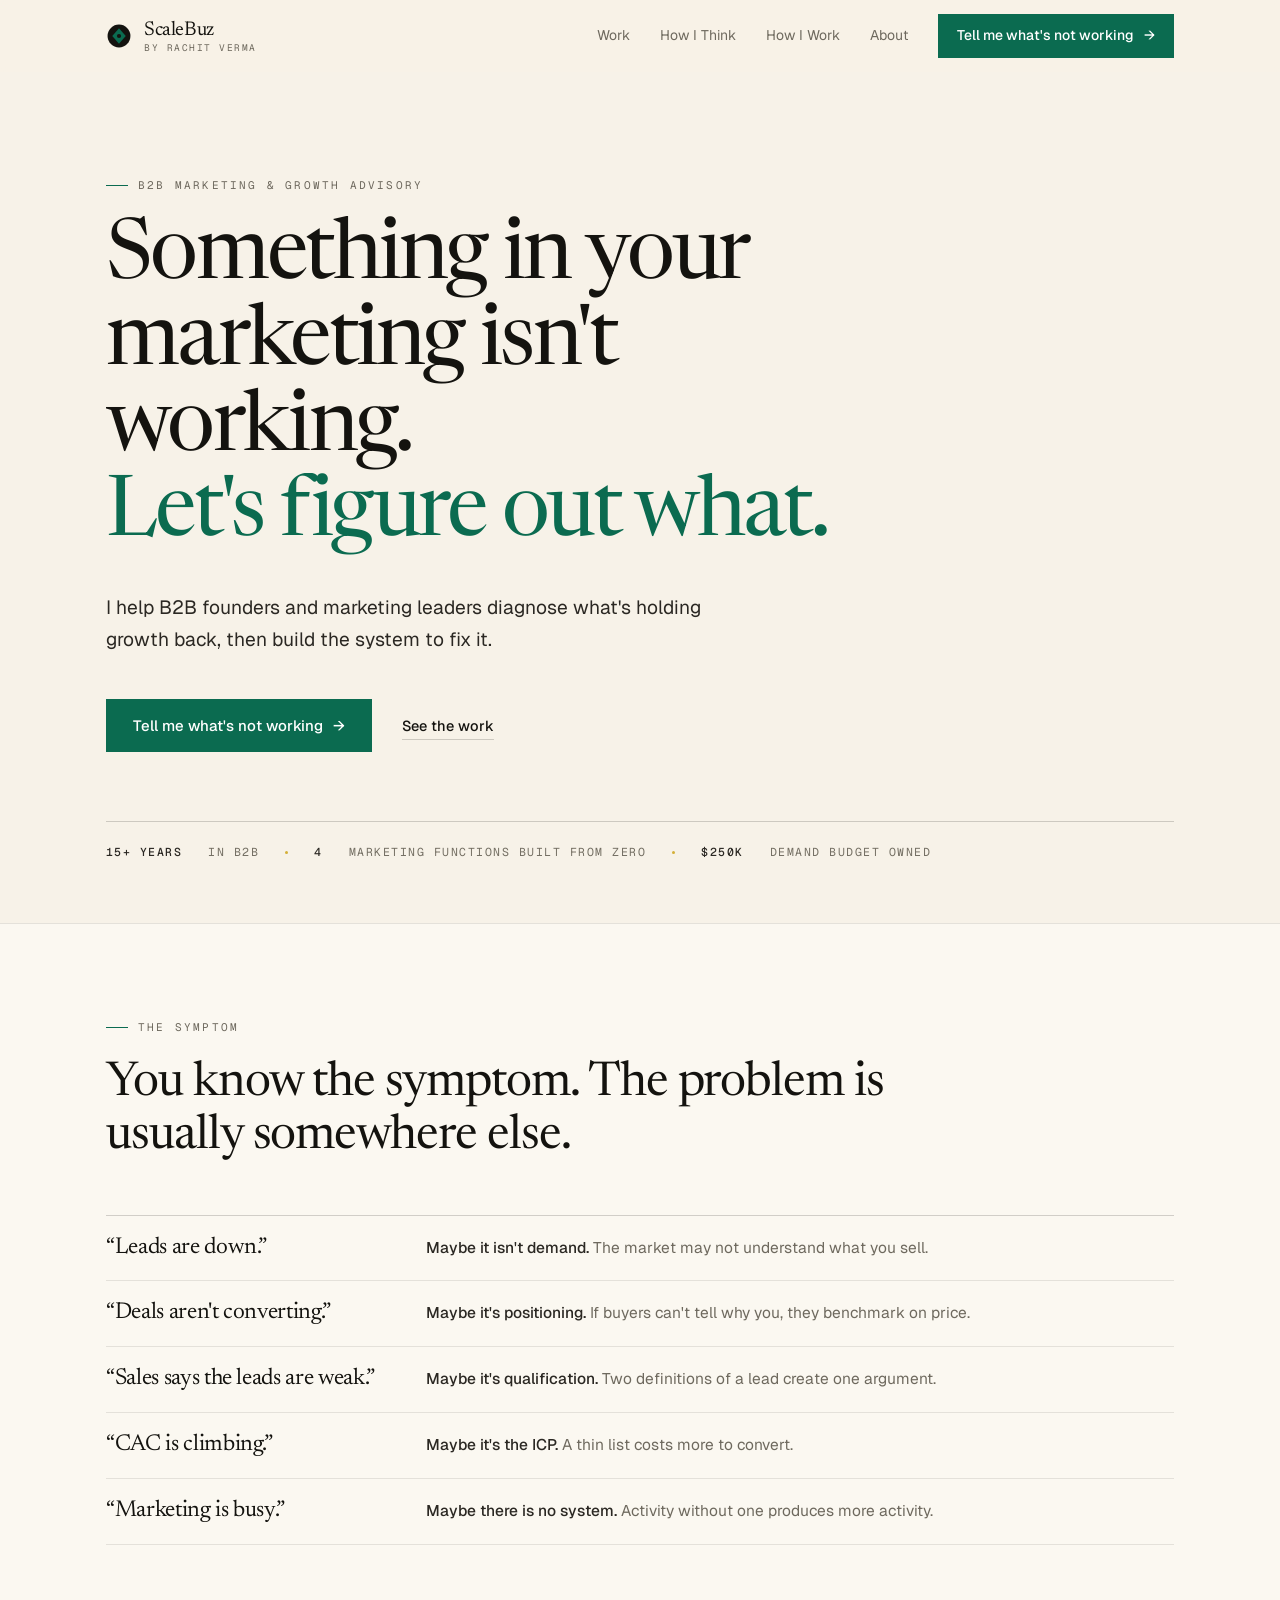
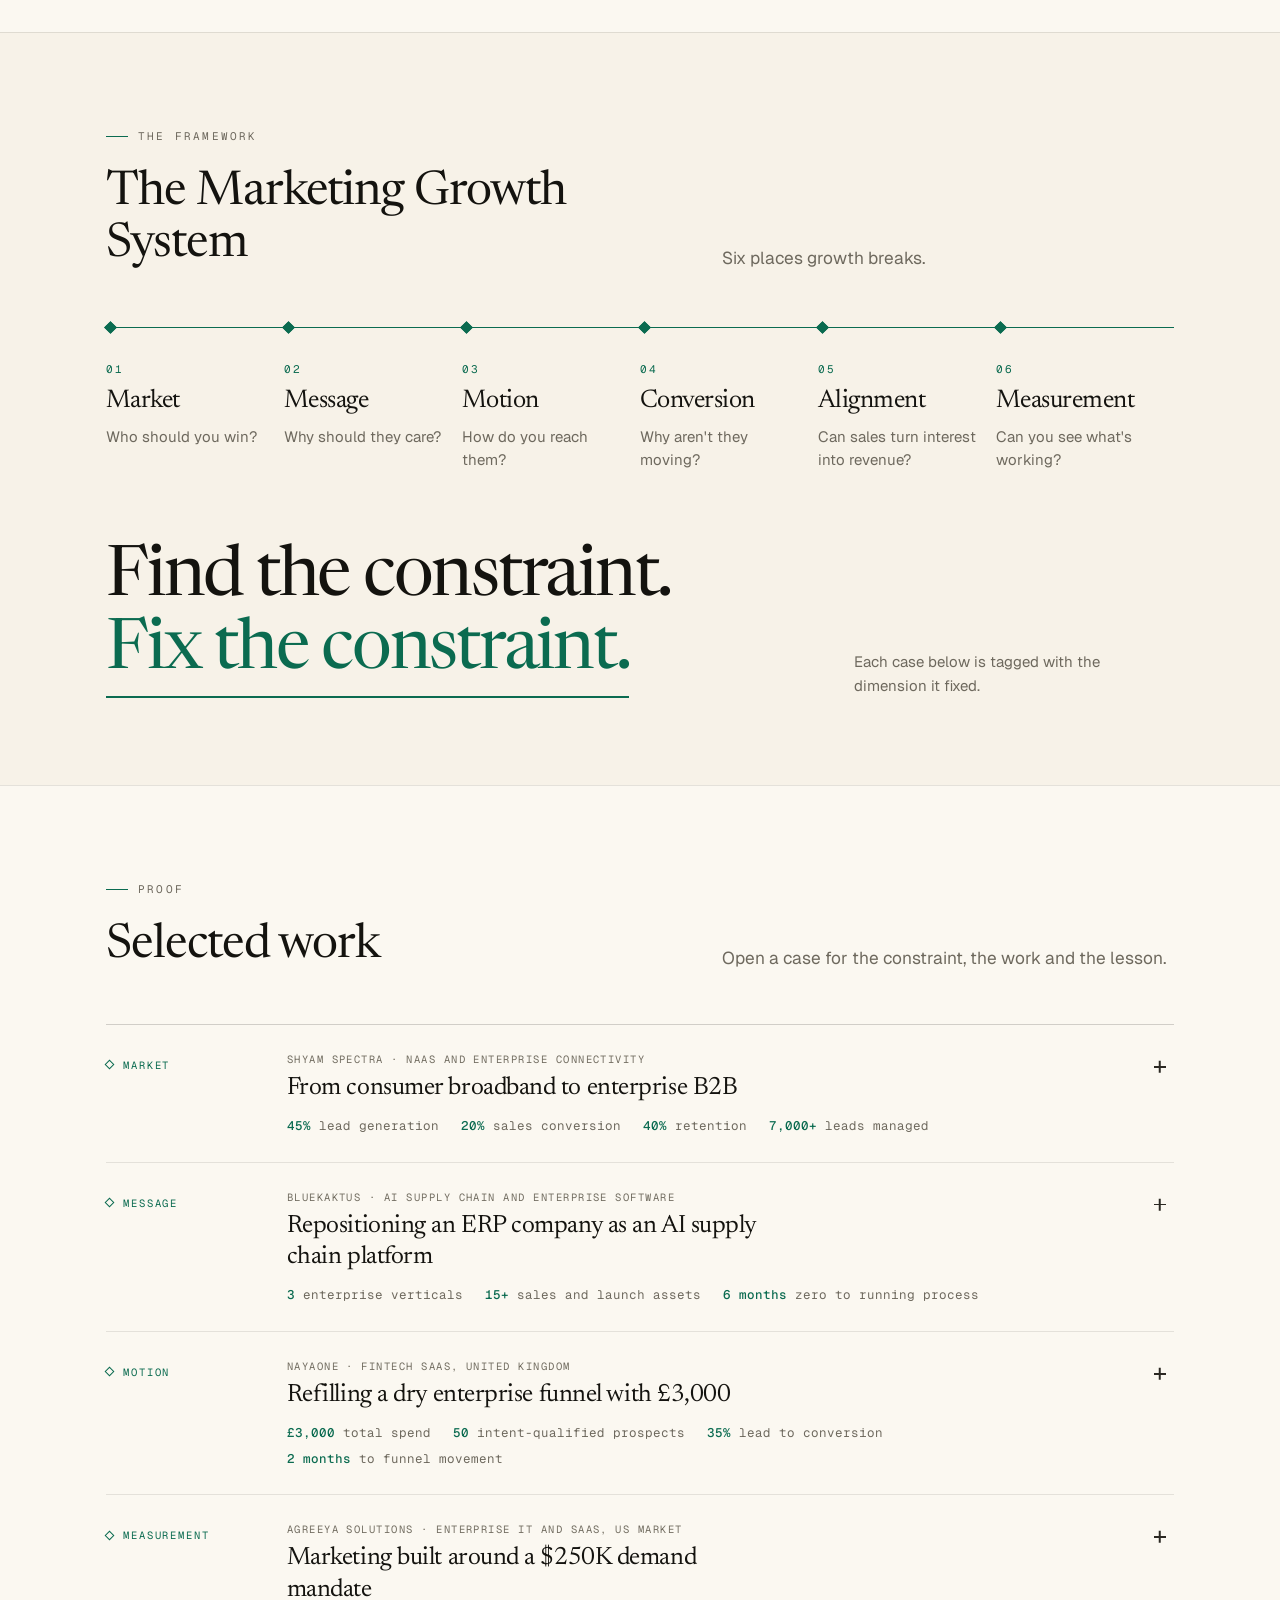
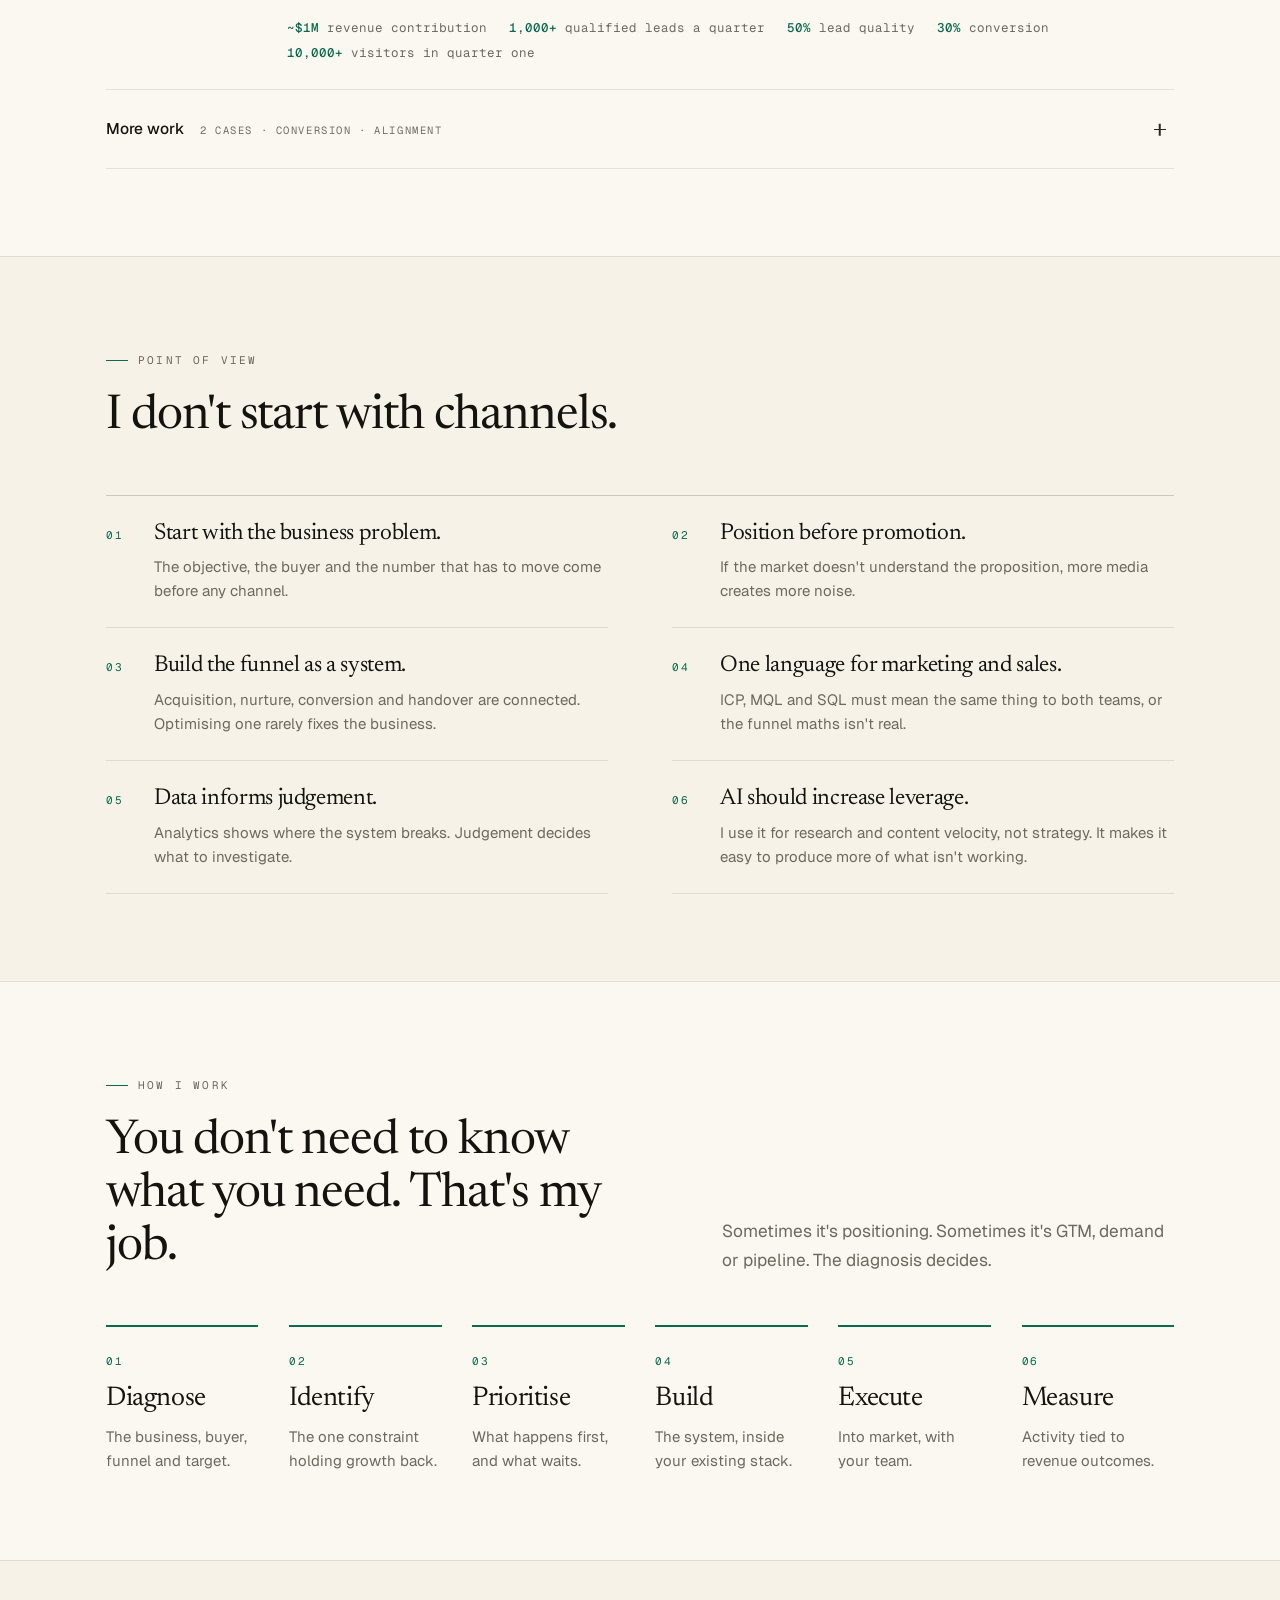
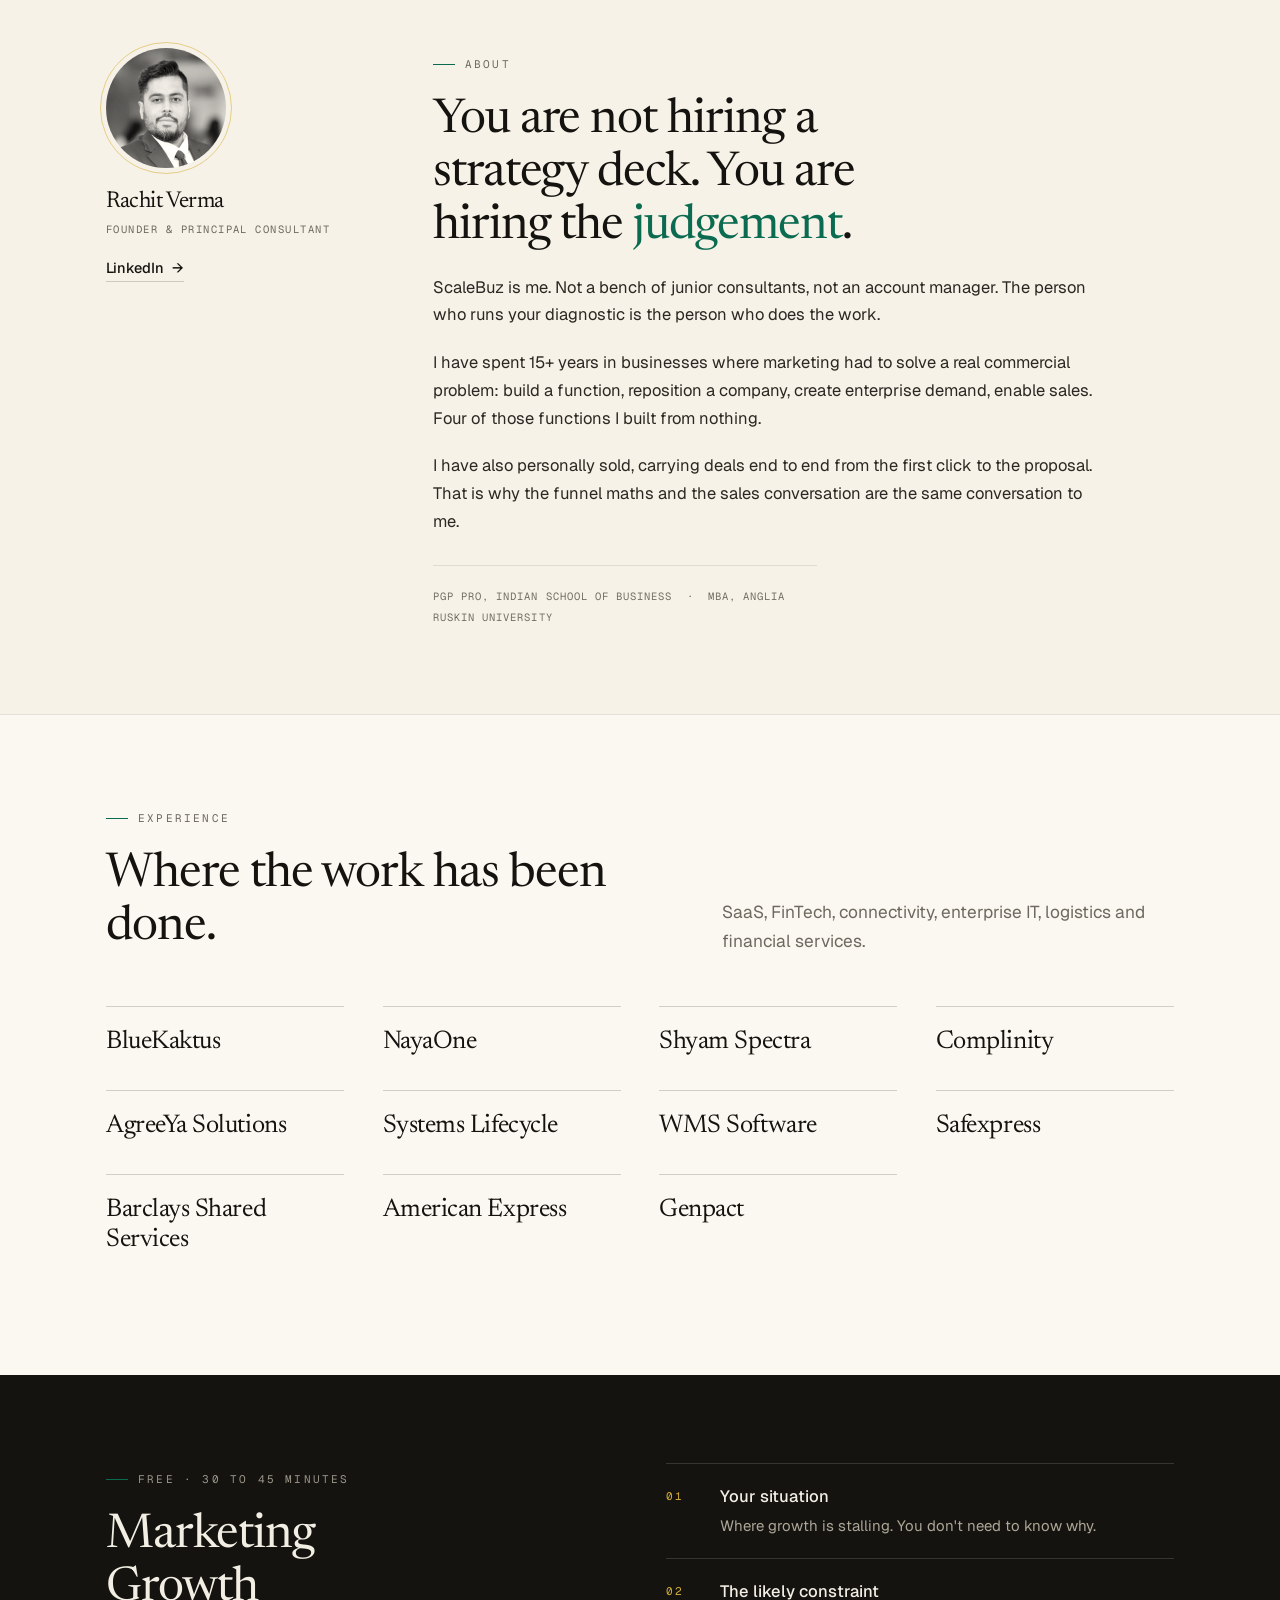
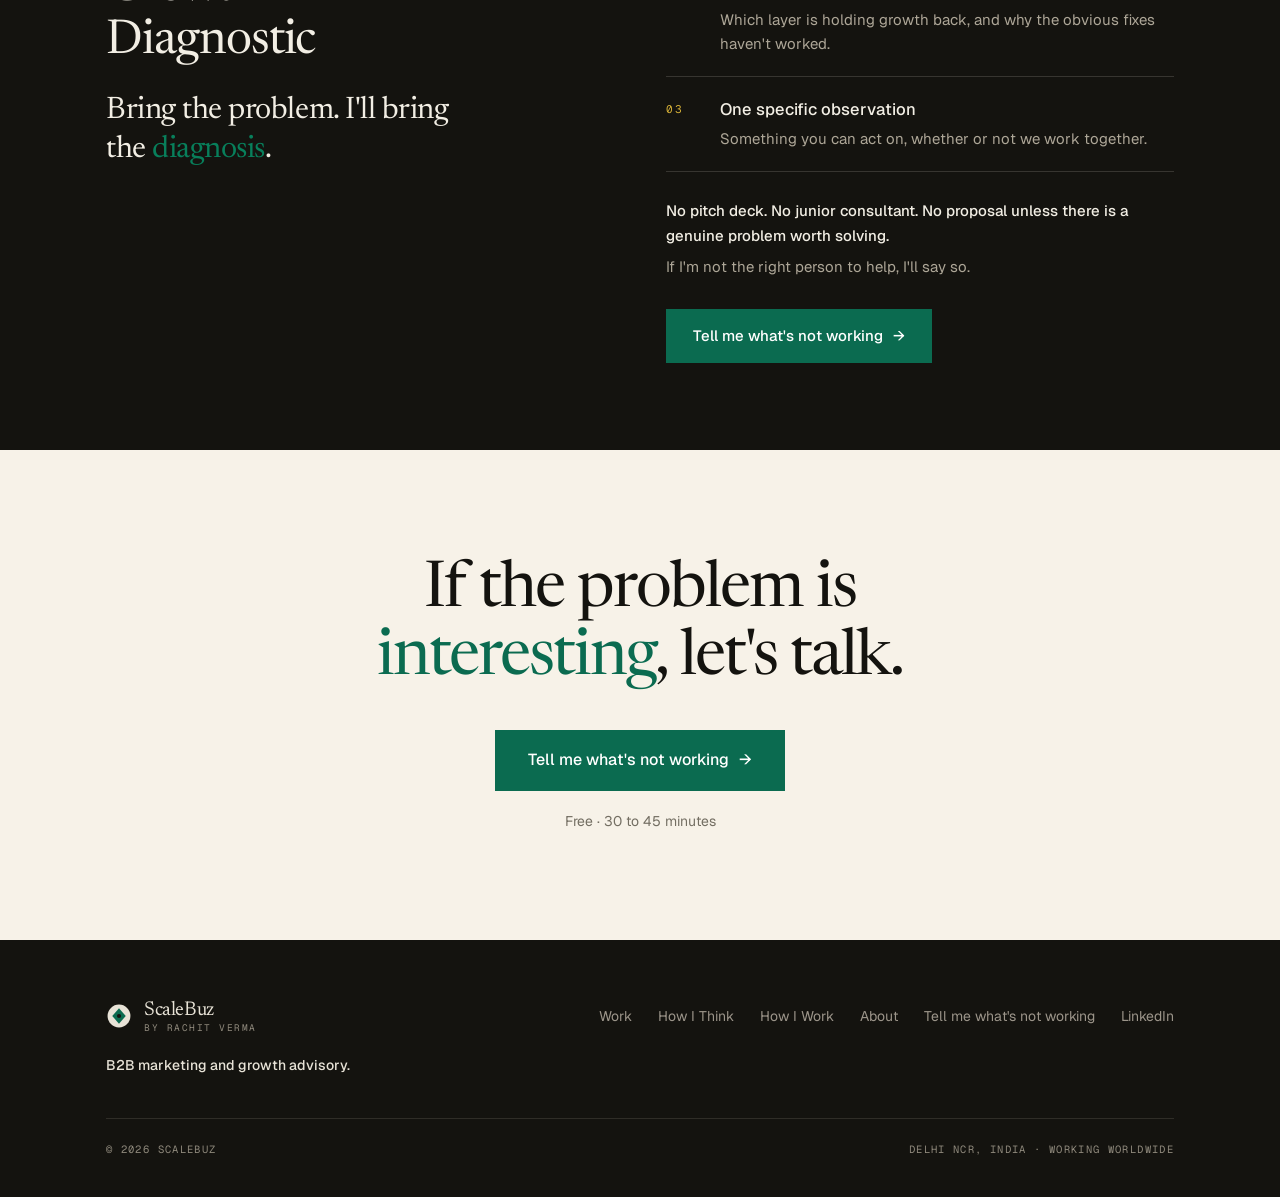
<file: index.html>
<!doctype html>
<html lang="en-GB">
<head>
<meta charset="utf-8">
<meta name="viewport" content="width=device-width,initial-scale=1">
<script>
  document.documentElement.classList.add('js');
  /* If site.js never runs, drop the hidden animation states so nothing stays invisible */
  setTimeout(function () { if (!window.__sb) { document.documentElement.classList.remove('js'); } }, 2500);
</script>

<!-- Google tag (gtag.js) -->
<script async src="https://www.googletagmanager.com/gtag/js?id=G-R7X4S9LFZZ"></script>
<script>
  window.dataLayer = window.dataLayer || [];
  function gtag(){dataLayer.push(arguments);}
  gtag('js', new Date());
  gtag('config', 'G-R7X4S9LFZZ');
</script>
<!-- Leadfeeder (Dealfront) tracker -->
<script> (function(ss,ex){ window.ldfdr=window.ldfdr||function(){(ldfdr._q=ldfdr._q||[]).push([].slice.call(arguments));}; (function(d,s){ fs=d.getElementsByTagName(s)[0]; function ce(src){ var cs=d.createElement(s); cs.src=src; cs.async=1; fs.parentNode.insertBefore(cs,fs); }; ce('https://sc.lfeeder.com/lftracker_v1_'+ss+(ex?'_'+ex:'')+'.js'); })(document,'script'); })('Xbp1oaE55oLaEdVj'); </script>
<!-- Microsoft Clarity -->
<script type="text/javascript">
    (function(c,l,a,r,i,t,y){
        c[a]=c[a]||function(){(c[a].q=c[a].q||[]).push(arguments)};
        t=l.createElement(r);t.async=1;t.src="https://www.clarity.ms/tag/"+i;
        y=l.getElementsByTagName(r)[0];y.parentNode.insertBefore(t,y);
    })(window, document, "clarity", "script", "x2c3wwhdib");
</script>
<!-- RB2B (reb2b) visitor identification -->
<script>!function(key) {if (window.reb2b) return;window.reb2b = {loaded: true};var s = document.createElement("script");s.async = true;s.src = "https://ddwl4m2hdecbv.cloudfront.net/b/" + key + "/" + key + ".js.gz";document.getElementsByTagName("script")[0].parentNode.insertBefore(s, document.getElementsByTagName("script")[0]);}("9NMMZHRJ3YNW");</script>

<title>ScaleBuz | B2B Marketing &amp; Growth Advisory. Rachit Verma</title>
<meta name="description" content="Something in your marketing isn't working. Let's figure out what. Rachit Verma helps B2B founders and marketing leaders diagnose what is holding growth back, then builds the system to fix it. Free 30 to 45 minute Marketing Growth Diagnostic.">
<link rel="canonical" href="https://www.scalebuz.co/">

<meta property="og:type" content="website">
<meta property="og:url" content="https://www.scalebuz.co/">
<meta property="og:site_name" content="ScaleBuz">
<meta property="og:title" content="ScaleBuz | B2B Marketing &amp; Growth Advisory. Rachit Verma">
<meta property="og:description" content="Something in your marketing isn't working. Let's figure out what. Diagnosis before spend, for B2B technology companies. Free Marketing Growth Diagnostic with Rachit Verma.">
<meta property="og:image" content="https://www.scalebuz.co/assets/og-image.png">
<meta property="og:image:width" content="1200">
<meta property="og:image:height" content="630">
<meta property="og:image:alt" content="ScaleBuz by Rachit Verma. Something in your marketing isn't working. Let's figure out what.">
<meta name="twitter:card" content="summary_large_image">
<meta name="twitter:image" content="https://www.scalebuz.co/assets/og-image.png">
<meta name="twitter:title" content="ScaleBuz | B2B Marketing &amp; Growth Advisory. Rachit Verma">
<meta name="twitter:description" content="Something in your marketing isn't working. Let's figure out what. Free Marketing Growth Diagnostic with Rachit Verma.">

<link rel="preconnect" href="https://fonts.googleapis.com">
<link rel="preconnect" href="https://fonts.gstatic.com" crossorigin>
<link href="https://fonts.googleapis.com/css2?family=Newsreader:opsz,wght@6..72,300;6..72,400;6..72,500&family=Geist:wght@300;400;500&family=Geist+Mono:wght@400;500&display=swap" rel="stylesheet">
<link rel="stylesheet" href="theme.css">
<link rel="stylesheet" href="styles.css">
<link rel="icon" href="data:image/svg+xml,<svg xmlns='http://www.w3.org/2000/svg' viewBox='0 0 32 32'><circle cx='16' cy='16' r='16' fill='%2314130F'/><polygon points='16,7 25,16 16,25 7,16' fill='%230B6B50'/><circle cx='16' cy='16' r='4' fill='%2314130F'/></svg>">

<script type="application/ld+json">
{
  "@context": "https://schema.org",
  "@graph": [
    {
      "@type": "ProfessionalService",
      "@id": "https://www.scalebuz.co/#scalebuz",
      "name": "ScaleBuz",
      "url": "https://www.scalebuz.co/",
      "description": "B2B marketing and growth advisory. Diagnoses what is holding growth back for B2B technology companies, then builds the system to fix it.",
      "email": "rachit@scalebuz.co",
      "areaServed": "Worldwide",
      "founder": { "@id": "https://www.scalebuz.co/#rachit" },
      "provider": { "@id": "https://www.scalebuz.co/#rachit" },
      "address": { "@type": "PostalAddress", "addressRegion": "Delhi NCR", "addressCountry": "IN" },
      "knowsAbout": ["Positioning","Go-to-market strategy","Demand generation","Pipeline architecture","Product marketing","Sales enablement","Conversion rate optimisation","Marketing operations"]
    },
    {
      "@type": "Person",
      "@id": "https://www.scalebuz.co/#rachit",
      "name": "Rachit Verma",
      "jobTitle": "Founder and Principal Consultant",
      "image": "https://www.scalebuz.co/assets/rachit-avatar.jpg",
      "worksFor": { "@id": "https://www.scalebuz.co/#scalebuz" },
      "sameAs": ["https://www.linkedin.com/in/rachitverma1/"],
      "knowsAbout": ["B2B go-to-market strategy","Demand generation","Positioning","Product marketing","Sales enablement","Pipeline architecture","AI-enabled marketing"],
      "alumniOf": [
        { "@type": "EducationalOrganization", "name": "Indian School of Business" },
        { "@type": "EducationalOrganization", "name": "Anglia Ruskin University" }
      ]
    },
    {
      "@type": "Service",
      "@id": "https://www.scalebuz.co/#diagnostic",
      "name": "Marketing Growth Diagnostic",
      "serviceType": "B2B marketing and growth diagnosis",
      "provider": { "@id": "https://www.scalebuz.co/#rachit" },
      "description": "A 30 to 45 minute conversation covering business, growth objective, market, buyer, positioning, GTM, demand, funnel, sales alignment and measurement. Ends with one specific observation about the likely constraint.",
      "areaServed": "Worldwide"
    }
  ]
}
</script>
<script src="site.js" defer></script>
</head>
<body>

<a class="skip" href="#main">Skip to content</a>

<header class="nav" id="nav">
  <div class="nav-in">
    <a class="brand" href="#top" aria-label="ScaleBuz home">
      <svg xmlns="http://www.w3.org/2000/svg" viewBox="0 0 50 50" aria-hidden="true" focusable="false">
        <circle cx="25" cy="25" r="22" fill="#14130F"/>
        <polygon points="25,10 38,25 25,40 12,25" class="mark"/>
        <circle cx="25" cy="25" r="4" fill="#14130F"/>
      </svg>
      <span class="brand-t">
        <span class="brand-n">ScaleBuz</span>
        <span class="brand-s">by Rachit Verma</span>
      </span>
    </a>
    <nav class="nav-links" id="nav-links" aria-label="Primary">
      <a href="#work">Work</a>
      <a href="#thinking">How I Think</a>
      <a href="#method">How I Work</a>
      <a href="#operator">About</a>
      <a class="btn btn--sm" href="diagnostic.html" data-cta="nav">Tell me what's not working <span class="ar">&rarr;</span></a>
    </nav>
    <button class="nav-tog" id="nav-tog" type="button" aria-expanded="false" aria-controls="nav-links">
      <span class="nav-tog-l">Menu</span><span class="bars" aria-hidden="true"><i></i><i></i></span>
    </button>
  </div>
</header>

<main id="main">

<!-- ══ 01 HERO ══════════════════════════════════════════════ -->
<section class="hero" id="top">
  <div class="wrap">
    <p class="eyebrow hero-in" style="--i:0">B2B Marketing &amp; Growth Advisory</p>
    <h1>
      <span class="ln"><span style="--i:1">Something in your marketing isn't working.</span></span>
      <span class="ln"><span class="accent" style="--i:2">Let's figure out what.</span></span>
    </h1>
    <p class="lede hero-in" style="--i:3">I help B2B founders and marketing leaders diagnose what's holding growth back, then build the system to fix it.</p>
    <div class="hero-cta hero-in" style="--i:4">
      <a class="btn" href="diagnostic.html" data-cta="hero">Tell me what's not working <span class="ar">&rarr;</span></a>
      <a class="link" href="#work">See the work</a>
    </div>
    <p class="cred hero-in" style="--i:5">
      <span><b>15+ years</b> in B2B</span>
      <span><b>4</b> marketing functions built from zero</span>
      <span><b>$250K</b> demand budget owned</span>
    </p>
  </div>
</section>

<!-- ══ 02 SYMPTOMS ══════════════════════════════════════════ -->
<section class="s-alt" id="symptoms">
  <div class="wrap">
    <div class="head head--solo rv">
      <div>
        <p class="eyebrow">The symptom</p>
        <h2>You know the symptom. The problem is usually somewhere else.</h2>
      </div>
    </div>
    <ul class="sym" data-stagger>
      <li><span class="q">&ldquo;Leads are down.&rdquo;</span><span class="a"><b>Maybe it isn't demand.</b> The market may not understand what you sell.</span></li>
      <li><span class="q">&ldquo;Deals aren't converting.&rdquo;</span><span class="a"><b>Maybe it's positioning.</b> If buyers can't tell why you, they benchmark on price.</span></li>
      <li><span class="q">&ldquo;Sales says the leads are weak.&rdquo;</span><span class="a"><b>Maybe it's qualification.</b> Two definitions of a lead create one argument.</span></li>
      <li><span class="q">&ldquo;CAC is climbing.&rdquo;</span><span class="a"><b>Maybe it's the ICP.</b> A thin list costs more to convert.</span></li>
      <li><span class="q">&ldquo;Marketing is busy.&rdquo;</span><span class="a"><b>Maybe there is no system.</b> Activity without one produces more activity.</span></li>
    </ul>
  </div>
</section>

<!-- ══ 03 THE MARKETING GROWTH SYSTEM ═══════════════════════ -->
<section id="system">
  <div class="wrap">
    <div class="head rv">
      <div>
        <p class="eyebrow">The framework</p>
        <h2>The Marketing Growth System</h2>
      </div>
      <p class="lede">Six places growth breaks.</p>
    </div>

    <ol class="mgs rv">
      <li style="--i:0"><span class="dot" aria-hidden="true"></span><span class="num">01</span><h3>Market</h3><p>Who should you win?</p></li>
      <li style="--i:1"><span class="dot" aria-hidden="true"></span><span class="num">02</span><h3>Message</h3><p>Why should they care?</p></li>
      <li style="--i:2"><span class="dot" aria-hidden="true"></span><span class="num">03</span><h3>Motion</h3><p>How do you reach them?</p></li>
      <li style="--i:3"><span class="dot" aria-hidden="true"></span><span class="num">04</span><h3>Conversion</h3><p>Why aren't they moving?</p></li>
      <li style="--i:4"><span class="dot" aria-hidden="true"></span><span class="num">05</span><h3>Alignment</h3><p>Can sales turn interest into revenue?</p></li>
      <li style="--i:5"><span class="dot" aria-hidden="true"></span><span class="num">06</span><h3>Measurement</h3><p>Can you see what's working?</p></li>
    </ol>

    <div class="constraint-row">
      <p class="constraint rv"><span class="c1">Find the constraint.</span><span class="c2">Fix the constraint.</span></p>
      <p class="constraint-note rv">Each case below is tagged with the dimension it fixed.</p>
    </div>
  </div>
</section>

<!-- ══ 04 SELECTED WORK ═════════════════════════════════════ -->
<section class="s-alt" id="work">
  <div class="wrap">
    <div class="head rv">
      <div>
        <p class="eyebrow">Proof</p>
        <h2>Selected work</h2>
      </div>
      <p class="lede">Open a case for the constraint, the work and the lesson.</p>
    </div>

    <div class="cases" data-stagger>

      <details class="case">
        <summary>
          <span class="mech">Market</span>
          <span class="case-main">
            <span class="co">Shyam Spectra &middot; NaaS and enterprise connectivity</span>
            <span class="ct">From consumer broadband to enterprise B2B</span>
            <span class="cstats"><span><b>45%</b> lead generation</span><span><b>20%</b> sales conversion</span><span><b>40%</b> retention</span><span><b>7,000+</b> leads managed</span></span>
          </span>
          <span class="tog" aria-hidden="true"></span>
        </summary>
        <div class="case-body">
          <div>
            <h4>The problem</h4>
            <p>A consumer broadband business had to sell to enterprise buyers, with no enterprise positioning, ICP, demand engine or shared qualification with sales.</p>
            <h4>The constraint</h4>
            <p>Market. Nobody could say which enterprise accounts to win, so channel, message and sales coverage ran on assumption.</p>
          </div>
          <div>
            <h4>What I did</h4>
            <ul>
              <li>Defined the ICP from conversion data and matched every CRM lead to ICP and persona</li>
              <li>Rebuilt enterprise positioning and launched three flagship products</li>
              <li>Built a multi-channel GTM motion and automated sales handover in HubSpot</li>
              <li>Sold Wi-Fi Pro myself, in the field, to paying guest operators in Bangalore</li>
            </ul>
          </div>
          <div class="lesson">
            <h4>The lesson</h4>
            <p>Once you have personally sold the thing, sales stops seeing you as the person who sends leads.</p>
          </div>
        </div>
      </details>

      <details class="case">
        <summary>
          <span class="mech">Message</span>
          <span class="case-main">
            <span class="co">BlueKaktus &middot; AI supply chain and enterprise software</span>
            <span class="ct">Repositioning an ERP company as an AI supply chain platform</span>
            <span class="cstats"><span><b>3</b> enterprise verticals</span><span><b>15+</b> sales and launch assets</span><span><b>6 months</b> zero to running process</span></span>
          </span>
          <span class="tog" aria-hidden="true"></span>
        </summary>
        <div class="case-body">
          <div>
            <h4>The problem</h4>
            <p>The company was positioned as ERP but needed to compete as an AI supply chain platform, and sales had no case studies, battle cards or enablement.</p>
            <h4>The constraint</h4>
            <p>Message. The category was wrong, and the positioning had to work for brands and manufacturers at once.</p>
          </div>
          <div>
            <h4>What I did</h4>
            <ul>
              <li>Built the positioning and messaging architecture for both sides of the market</li>
              <li>Wrote the website and aligned founders, product and sales to a CEO deadline</li>
              <li>Went live in time for the CEO's Netherlands meeting</li>
              <li>Built enablement from nothing: case studies, battle cards, decks and a fortnightly sales cadence</li>
            </ul>
          </div>
          <div class="lesson">
            <h4>The lesson</h4>
            <p>A senior marketer should be able to say they decided what the company says to the market, not only that leads went up.</p>
          </div>
        </div>
      </details>

      <details class="case">
        <summary>
          <span class="mech">Motion</span>
          <span class="case-main">
            <span class="co">NayaOne &middot; FinTech SaaS, United Kingdom</span>
            <span class="ct">Refilling a dry enterprise funnel with &pound;3,000</span>
            <span class="cstats"><span><b>&pound;3,000</b> total spend</span><span><b>50</b> intent-qualified prospects</span><span><b>35%</b> lead to conversion</span><span><b>2 months</b> to funnel movement</span></span>
          </span>
          <span class="tog" aria-hidden="true"></span>
        </summary>
        <div class="case-body">
          <div>
            <h4>The problem</h4>
            <p>The enterprise funnel had gone quiet. The market was small and risk-sensitive, so more paid reach would have bought impressions, not buyers.</p>
            <h4>The constraint</h4>
            <p>Motion. Buyers signalling intent existed; the channel we paid for wasn't reaching them.</p>
          </div>
          <div>
            <h4>What I did</h4>
            <ul>
              <li>Chose content syndication over more paid spend and negotiated directly with TechTarget</li>
              <li>Got the &pound;3,000 programme signed off by the CEO and wrote the white paper myself</li>
              <li>Structured the terms around demonstrated intent, not impressions</li>
              <li>Routed returned names straight to inside sales, with context</li>
            </ul>
          </div>
          <div class="lesson">
            <h4>The lesson</h4>
            <p>In a small enterprise market you need better access to buyers already signalling intent, not more reach.</p>
          </div>
        </div>
      </details>

      <details class="case">
        <summary>
          <span class="mech">Measurement</span>
          <span class="case-main">
            <span class="co">AgreeYa Solutions &middot; Enterprise IT and SaaS, US market</span>
            <span class="ct">Marketing built around a $250K demand mandate</span>
            <span class="cstats"><span><b>~$1M</b> revenue contribution</span><span><b>1,000+</b> qualified leads a quarter</span><span><b>50%</b> lead quality</span><span><b>30%</b> conversion</span><span><b>10,000+</b> visitors in quarter one</span></span>
          </span>
          <span class="tog" aria-hidden="true"></span>
        </summary>
        <div class="case-body">
          <div>
            <h4>The problem</h4>
            <p>Growth ran on events and relationships. Two acquired products needed a digital demand engine, with no funnel, acquisition model or shared lead definition.</p>
            <h4>The constraint</h4>
            <p>Measurement. Without funnel maths nothing marketing did connected to revenue, so the budget was a matter of faith.</p>
          </div>
          <div>
            <h4>What I did</h4>
            <ul>
              <li>Worked back from the revenue target to opportunities, SQLs, MQLs, channels and budget</li>
              <li>Defined every funnel stage with sales, signed off by sales and the CEO</li>
              <li>Tied marketing's target to revenue, not lead volume</li>
              <li>Built multi-channel acquisition and the attribution layer from the start</li>
            </ul>
          </div>
          <div class="lesson">
            <h4>The lesson</h4>
            <p>Sales accepts your definitions once you accept being measured on the outcome.</p>
          </div>
        </div>
      </details>

      <details class="more">
        <summary>
          <span class="more-l"><b>More work</b><small>2 cases &middot; Conversion &middot; Alignment</small></span>
          <span class="tog" aria-hidden="true"></span>
        </summary>
        <div class="more-body">

          <details class="case">
            <summary>
              <span class="mech">Conversion</span>
              <span class="case-main">
                <span class="co">Microsoft Ignite &middot; AgreeYa Solutions</span>
                <span class="ct">When the buyer is already in the building</span>
                <span class="cstats"><span><b>700+</b> leads against a 300 forecast</span><span><b>40+</b> target-account meetings</span><span><b>~$57</b> cost per lead</span><span><b>25%</b> brand awareness lift</span></span>
              </span>
              <span class="tog" aria-hidden="true"></span>
            </summary>
            <div class="case-body">
              <div>
                <h4>The problem</h4>
                <p>AgreeYa had attended Microsoft Ignite before without sponsoring. This time the spend had to produce measurable pipeline, not branding.</p>
                <h4>The constraint</h4>
                <p>Conversion. With the whole audience in the ICP, qualifying afterwards wastes the event's one advantage.</p>
              </div>
              <div>
                <h4>What I did</h4>
                <ul>
                  <li>Reached attendees before the show through the Microsoft Partner Network</li>
                  <li>Booked sales meetings before the doors opened</li>
                  <li>Built lead capture, CRM tracking and follow-up in advance</li>
                </ul>
              </div>
              <div class="lesson">
                <h4>The lesson</h4>
                <p>An event pays off when audience concentration makes the event itself the qualification.</p>
              </div>
            </div>
          </details>

          <details class="case">
            <summary>
              <span class="mech">Alignment</span>
              <span class="case-main">
                <span class="co">Systems Lifecycle &middot; Technology services</span>
                <span class="ct">The job where marketing and sales were one job</span>
                <span class="cstats"><span><b>80%</b> lead volume increase</span><span><b>10% to 20%</b> conversion rate</span><span><b>1</b> partner channel built</span></span>
              </span>
              <span class="tog" aria-hidden="true"></span>
            </summary>
            <div class="case-body">
              <div>
                <h4>The problem</h4>
                <p>No pipeline and no lead generation process, then a wave of low-cost competitors.</p>
                <h4>The constraint</h4>
                <p>Alignment, then distribution. Lead counts didn't connect to revenue, and a cheaper competitor wins any side-by-side price comparison.</p>
              </div>
              <div>
                <h4>What I did</h4>
                <ul>
                  <li>Fixed the website and added Google Ads as the first scalable channel</li>
                  <li>Ran the whole path myself, from campaign to demo to proposal</li>
                  <li>Measured meetings, demos, proposals and customers instead of leads</li>
                  <li>Built a partner channel through legal and compliance firms that already held buyer trust</li>
                </ul>
              </div>
              <div class="lesson">
                <h4>The lesson</h4>
                <p>When competitive pressure rises, sometimes you change the route to the customer instead of competing harder.</p>
              </div>
            </div>
          </details>

        </div>
      </details>

    </div>
  </div>
</section>

<!-- ══ 05 POINT OF VIEW ═════════════════════════════════════ -->
<section id="thinking">
  <div class="wrap">
    <div class="head head--solo rv">
      <div>
        <p class="eyebrow">Point of view</p>
        <h2>I don't start with channels.</h2>
      </div>
    </div>
    <ol class="pov" data-stagger>
      <li><span class="num">01</span><div><h3>Start with the business problem.</h3><p>The objective, the buyer and the number that has to move come before any channel.</p></div></li>
      <li><span class="num">02</span><div><h3>Position before promotion.</h3><p>If the market doesn't understand the proposition, more media creates more noise.</p></div></li>
      <li><span class="num">03</span><div><h3>Build the funnel as a system.</h3><p>Acquisition, nurture, conversion and handover are connected. Optimising one rarely fixes the business.</p></div></li>
      <li><span class="num">04</span><div><h3>One language for marketing and sales.</h3><p>ICP, MQL and SQL must mean the same thing to both teams, or the funnel maths isn't real.</p></div></li>
      <li><span class="num">05</span><div><h3>Data informs judgement.</h3><p>Analytics shows where the system breaks. Judgement decides what to investigate.</p></div></li>
      <li><span class="num">06</span><div><h3>AI should increase leverage.</h3><p>I use it for research and content velocity, not strategy. It makes it easy to produce more of what isn't working.</p></div></li>
    </ol>
  </div>
</section>

<!-- ══ 06 HOW I WORK ════════════════════════════════════════ -->
<section class="s-alt" id="method">
  <div class="wrap">
    <div class="head rv">
      <div>
        <p class="eyebrow">How I work</p>
        <h2>You don't need to know what you need. That's my job.</h2>
      </div>
      <p class="lede">Sometimes it's positioning. Sometimes it's GTM, demand or pipeline. The diagnosis decides.</p>
    </div>
    <ol class="steps" data-stagger>
      <li><span class="num">01</span><h3>Diagnose</h3><p>The business, buyer, funnel and target.</p></li>
      <li><span class="num">02</span><h3>Identify</h3><p>The one constraint holding growth back.</p></li>
      <li><span class="num">03</span><h3>Prioritise</h3><p>What happens first, and what waits.</p></li>
      <li><span class="num">04</span><h3>Build</h3><p>The system, inside your existing stack.</p></li>
      <li><span class="num">05</span><h3>Execute</h3><p>Into market, with your team.</p></li>
      <li><span class="num">06</span><h3>Measure</h3><p>Activity tied to revenue outcomes.</p></li>
    </ol>
  </div>
</section>

<!-- ══ 07 THE OPERATOR ══════════════════════════════════════ -->
<section id="operator">
  <div class="wrap">
    <div class="op">
      <div class="profile rv">
        <div class="avatar">
          <img src="assets/rachit-avatar.jpg" alt="Rachit Verma" width="240" height="240" loading="lazy">
        </div>
        <div class="who">
          <p class="who-n">Rachit Verma</p>
          <p class="who-r">Founder &amp; Principal Consultant</p>
          <a class="link" href="https://www.linkedin.com/in/rachitverma1/" target="_blank" rel="noopener" data-cta="profile-linkedin">LinkedIn <span aria-hidden="true">&rarr;</span></a>
        </div>
      </div>
      <div class="op-body rv">
        <p class="eyebrow">About</p>
        <h2>You are not hiring a strategy deck. You are hiring the <span class="accent">judgement</span>.</h2>
        <p>ScaleBuz is me. Not a bench of junior consultants, not an account manager. The person who runs your diagnostic is the person who does the work.</p>
        <p>I have spent 15+ years in businesses where marketing had to solve a real commercial problem: build a function, reposition a company, create enterprise demand, enable sales. Four of those functions I built from nothing.</p>
        <p>I have also personally sold, carrying deals end to end from the first click to the proposal. That is why the funnel maths and the sales conversation are the same conversation to me.</p>
        <p class="creds">PGP PRO, Indian School of Business &nbsp;&middot;&nbsp; MBA, Anglia Ruskin University</p>
      </div>
    </div>
  </div>
</section>

<!-- ══ 08 EXPERIENCE ════════════════════════════════════════ -->
<section class="s-alt" id="experience">
  <div class="wrap">
    <div class="head rv">
      <div>
        <p class="eyebrow">Experience</p>
        <h2>Where the work has been done.</h2>
      </div>
      <p class="lede">SaaS, FinTech, connectivity, enterprise IT, logistics and financial services.</p>
    </div>
    <ul class="cos" data-stagger>
      <li>BlueKaktus</li>
      <li>NayaOne</li>
      <li>Shyam Spectra</li>
      <li>Complinity</li>
      <li>AgreeYa Solutions</li>
      <li>Systems Lifecycle</li>
      <li>WMS Software</li>
      <li>Safexpress</li>
      <li>Barclays Shared Services</li>
      <li>American Express</li>
      <li>Genpact</li>
    </ul>
  </div>
</section>

<!-- ══ 09 THE DIAGNOSTIC ════════════════════════════════════ -->
<section class="s-dark" id="diagnostic">
  <div class="wrap">
    <div class="offer">
      <div class="rv">
        <p class="eyebrow">Free &middot; 30 to 45 minutes</p>
        <h2>Marketing Growth Diagnostic</h2>
        <p class="big">Bring the problem. I'll bring the <em>diagnosis</em>.</p>
      </div>
      <div class="rv">
        <ol class="dsteps">
          <li><span class="num">01</span><div><strong>Your situation</strong><p>Where growth is stalling. You don't need to know why.</p></div></li>
          <li><span class="num">02</span><div><strong>The likely constraint</strong><p>Which layer is holding growth back, and why the obvious fixes haven't worked.</p></div></li>
          <li><span class="num">03</span><div><strong>One specific observation</strong><p>Something you can act on, whether or not we work together.</p></div></li>
        </ol>
        <p class="reversal"><b>No pitch deck. No junior consultant. No proposal unless there is a genuine problem worth solving.</b>If I'm not the right person to help, I'll say so.</p>
        <a class="btn" href="diagnostic.html" data-cta="diagnostic-panel">Tell me what's not working <span class="ar">&rarr;</span></a>
      </div>
    </div>
  </div>
</section>

<!-- ══ 10 FINAL CTA ═════════════════════════════════════════ -->
<section class="final" id="contact">
  <div class="wrap">
    <div class="rv">
      <h2>If the problem is <span class="accent">interesting</span>, let's talk.</h2>
      <a class="btn" href="diagnostic.html" data-cta="final">Tell me what's not working <span class="ar">&rarr;</span></a>
      <p class="note">Free &middot; 30 to 45 minutes</p>
    </div>
  </div>
</section>

</main>

<footer class="foot">
  <div class="wrap">
    <div class="foot-in">
      <div>
        <div class="brand">
          <svg xmlns="http://www.w3.org/2000/svg" viewBox="0 0 50 50" aria-hidden="true" focusable="false">
            <circle cx="25" cy="25" r="22" fill="#E8E3D7"/>
            <polygon points="25,10 38,25 25,40 12,25" class="mark"/>
            <circle cx="25" cy="25" r="4" fill="#14130F"/>
          </svg>
          <span class="brand-t">
            <span class="brand-n">ScaleBuz</span>
            <span class="brand-s">by Rachit Verma</span>
          </span>
        </div>
        <p class="foot-who"><b>B2B marketing and growth advisory.</b></p>
      </div>
      <div class="foot-links">
        <a href="#work">Work</a>
        <a href="#thinking">How I Think</a>
        <a href="#method">How I Work</a>
        <a href="#operator">About</a>
        <a href="diagnostic.html" data-cta="footer">Tell me what's not working</a>
        <a href="https://www.linkedin.com/in/rachitverma1/" target="_blank" rel="noopener">LinkedIn</a>
      </div>
    </div>
    <div class="foot-base">
      <span>&copy; 2026 ScaleBuz</span>
      <span>Delhi NCR, India &middot; Working worldwide</span>
    </div>
  </div>
</footer>

</body>
</html>
</file>
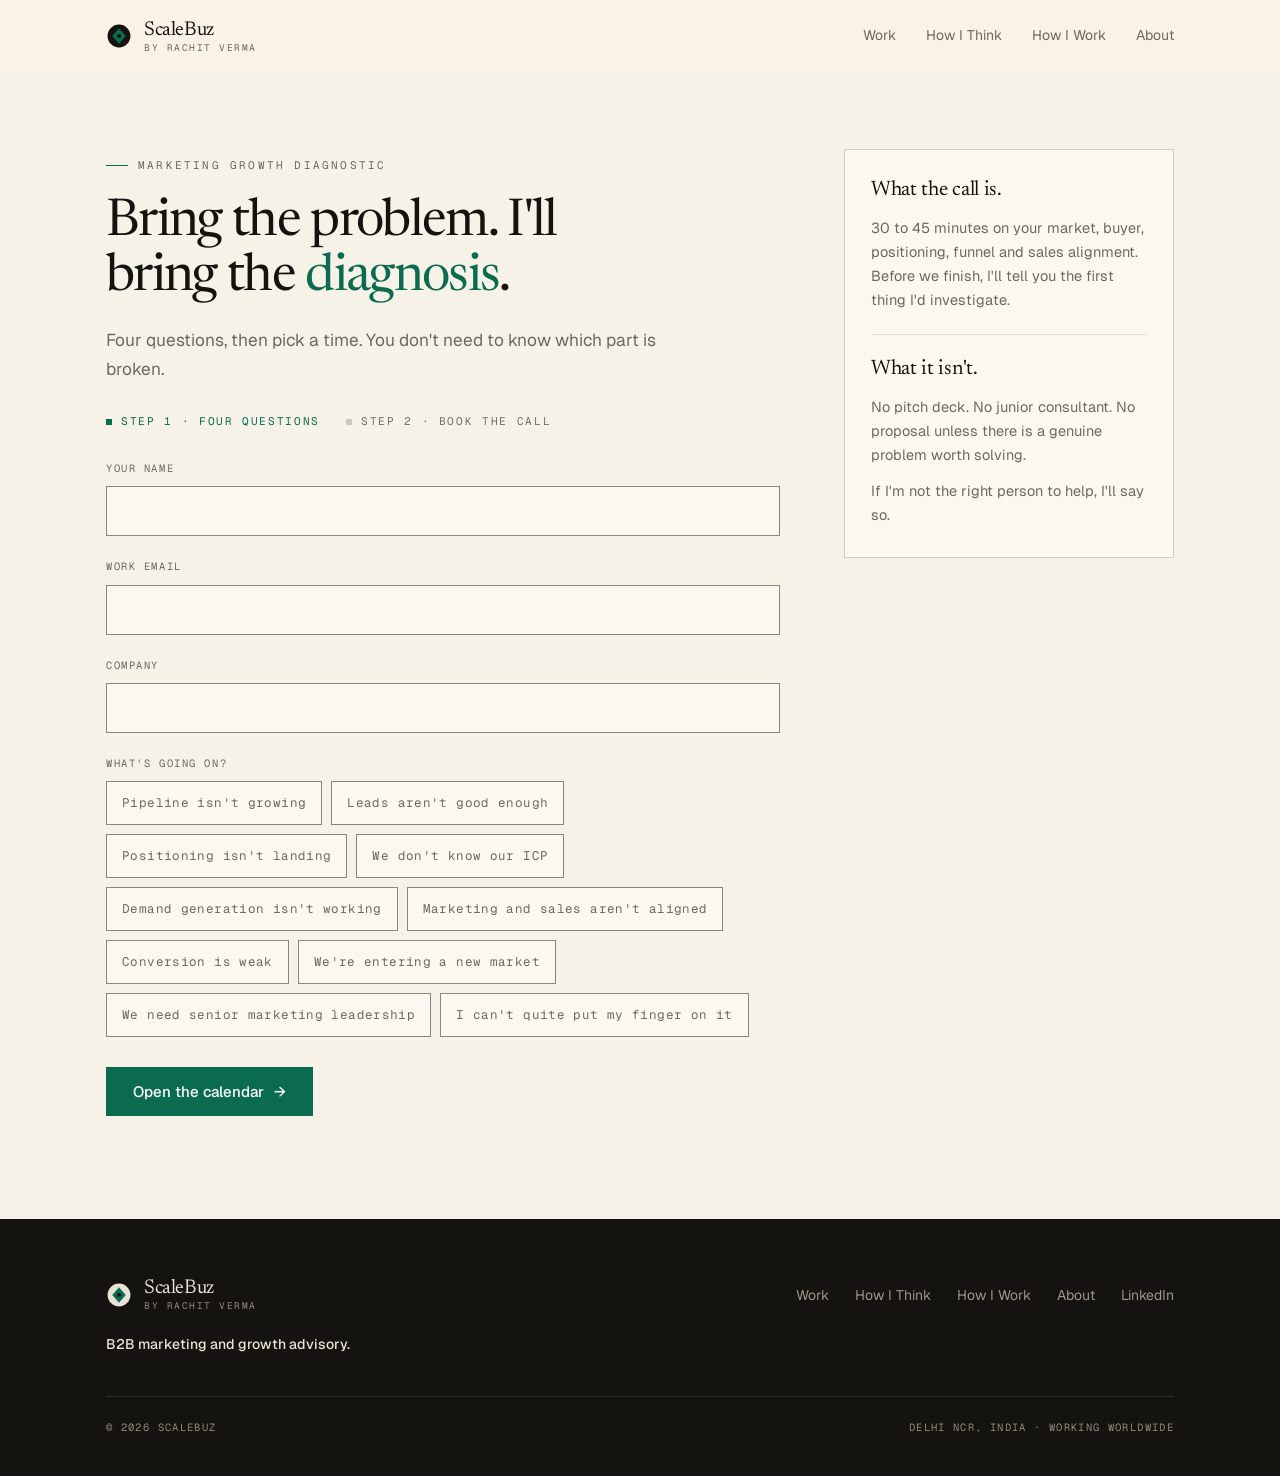
<file: diagnostic.html>
<!doctype html>
<html lang="en-GB">
<head>
<meta charset="utf-8">
<meta name="viewport" content="width=device-width,initial-scale=1">
<script>
  document.documentElement.classList.add('js');
  setTimeout(function () { if (!window.__sb) { document.documentElement.classList.remove('js'); } }, 2500);
</script>

<!-- Google tag (gtag.js) -->
<script async src="https://www.googletagmanager.com/gtag/js?id=G-R7X4S9LFZZ"></script>
<script>
  window.dataLayer = window.dataLayer || [];
  function gtag(){dataLayer.push(arguments);}
  gtag('js', new Date());
  gtag('config', 'G-R7X4S9LFZZ');
</script>
<!-- Leadfeeder (Dealfront) tracker -->
<script> (function(ss,ex){ window.ldfdr=window.ldfdr||function(){(ldfdr._q=ldfdr._q||[]).push([].slice.call(arguments));}; (function(d,s){ fs=d.getElementsByTagName(s)[0]; function ce(src){ var cs=d.createElement(s); cs.src=src; cs.async=1; fs.parentNode.insertBefore(cs,fs); }; ce('https://sc.lfeeder.com/lftracker_v1_'+ss+(ex?'_'+ex:'')+'.js'); })(document,'script'); })('Xbp1oaE55oLaEdVj'); </script>
<!-- Microsoft Clarity -->
<script type="text/javascript">
    (function(c,l,a,r,i,t,y){
        c[a]=c[a]||function(){(c[a].q=c[a].q||[]).push(arguments)};
        t=l.createElement(r);t.async=1;t.src="https://www.clarity.ms/tag/"+i;
        y=l.getElementsByTagName(r)[0];y.parentNode.insertBefore(t,y);
    })(window, document, "clarity", "script", "x2c3wwhdib");
</script>
<!-- RB2B (reb2b) visitor identification -->
<script>!function(key) {if (window.reb2b) return;window.reb2b = {loaded: true};var s = document.createElement("script");s.async = true;s.src = "https://ddwl4m2hdecbv.cloudfront.net/b/" + key + "/" + key + ".js.gz";document.getElementsByTagName("script")[0].parentNode.insertBefore(s, document.getElementsByTagName("script")[0]);}("9NMMZHRJ3YNW");</script>

<title>Marketing Growth Diagnostic | ScaleBuz</title>
<meta name="description" content="Bring the problem. I'll bring the diagnosis. Tell Rachit Verma what's not working, then book a 30 to 45 minute Marketing Growth Diagnostic. No pitch deck, no junior consultant, no proposal unless there is a genuine problem worth solving.">
<link rel="canonical" href="https://www.scalebuz.co/diagnostic.html">
<meta name="robots" content="index,follow">

<meta property="og:type" content="website">
<meta property="og:url" content="https://www.scalebuz.co/diagnostic.html">
<meta property="og:site_name" content="ScaleBuz">
<meta property="og:title" content="Marketing Growth Diagnostic | ScaleBuz">
<meta property="og:description" content="Bring the problem. I'll bring the diagnosis. Four questions, then book the call.">
<meta property="og:image" content="https://www.scalebuz.co/assets/og-image.png">
<meta property="og:image:width" content="1200">
<meta property="og:image:height" content="630">
<meta name="twitter:card" content="summary_large_image">
<meta name="twitter:image" content="https://www.scalebuz.co/assets/og-image.png">

<link rel="preconnect" href="https://fonts.googleapis.com">
<link rel="preconnect" href="https://fonts.gstatic.com" crossorigin>
<link href="https://fonts.googleapis.com/css2?family=Newsreader:opsz,wght@6..72,300;6..72,400;6..72,500&family=Geist:wght@300;400;500&family=Geist+Mono:wght@400;500&display=swap" rel="stylesheet">
<link rel="stylesheet" href="theme.css">
<link rel="stylesheet" href="styles.css">
<link rel="icon" href="data:image/svg+xml,<svg xmlns='http://www.w3.org/2000/svg' viewBox='0 0 32 32'><circle cx='16' cy='16' r='16' fill='%2314130F'/><polygon points='16,7 25,16 16,25 7,16' fill='%230B6B50'/><circle cx='16' cy='16' r='4' fill='%2314130F'/></svg>">
<script src="site.js" defer></script>
</head>
<body>

<a class="skip" href="#main">Skip to content</a>

<header class="nav" id="nav">
  <div class="nav-in">
    <a class="brand" href="index.html" aria-label="ScaleBuz home">
      <svg xmlns="http://www.w3.org/2000/svg" viewBox="0 0 50 50" aria-hidden="true" focusable="false">
        <circle cx="25" cy="25" r="22" fill="#14130F"/>
        <polygon points="25,10 38,25 25,40 12,25" class="mark"/>
        <circle cx="25" cy="25" r="4" fill="#14130F"/>
      </svg>
      <span class="brand-t">
        <span class="brand-n">ScaleBuz</span>
        <span class="brand-s">by Rachit Verma</span>
      </span>
    </a>
    <nav class="nav-links" id="nav-links" aria-label="Primary">
      <a href="index.html#work">Work</a>
      <a href="index.html#thinking">How I Think</a>
      <a href="index.html#method">How I Work</a>
      <a href="index.html#operator">About</a>
    </nav>
    <button class="nav-tog" id="nav-tog" type="button" aria-expanded="false" aria-controls="nav-links">
      <span class="nav-tog-l">Menu</span><span class="bars" aria-hidden="true"><i></i><i></i></span>
    </button>
  </div>
</header>

<main id="main">

<section class="app">
  <div class="wrap">

    <!-- ── STEP 1 ─────────────────────────────────────────── -->
    <div id="stage-1">
      <div class="app-grid">
        <div>
          <p class="eyebrow hero-in" style="--i:0">Marketing Growth Diagnostic</p>
          <h1 class="hero-in" style="--i:1">Bring the problem. I'll bring the <span class="accent">diagnosis</span>.</h1>
          <p class="lede hero-in" style="--i:2">Four questions, then pick a time. You don't need to know which part is broken.</p>

          <p class="stepbar hero-in" style="--i:3"><span class="on">Step 1 &middot; Four questions</span><span>Step 2 &middot; Book the call</span></p>

          <form class="form-panel hero-in" style="--i:4" id="f1" novalidate>
            <div class="field" id="w-name">
              <label for="f-name">Your name</label>
              <input id="f-name" name="name" type="text" autocomplete="name" required>
              <p class="err">Please tell me your name.</p>
            </div>

            <div class="field" id="w-email">
              <label for="f-email">Work email</label>
              <input id="f-email" name="email" type="email" autocomplete="email" inputmode="email" required>
              <p class="err">Please use a valid work email address.</p>
            </div>

            <div class="field" id="w-company">
              <label for="f-company">Company</label>
              <input id="f-company" name="company" type="text" autocomplete="organization" required>
              <p class="err">Please tell me which company.</p>
            </div>

            <div class="field" id="w-problem">
              <fieldset style="border:0">
                <legend class="fieldset-l">What's going on?</legend>
                <div class="chips">
                  <label class="chip"><input type="radio" name="problem" value="pipeline"><span>Pipeline isn't growing</span></label>
                  <label class="chip"><input type="radio" name="problem" value="lead-quality"><span>Leads aren't good enough</span></label>
                  <label class="chip"><input type="radio" name="problem" value="positioning"><span>Positioning isn't landing</span></label>
                  <label class="chip"><input type="radio" name="problem" value="icp"><span>We don't know our ICP</span></label>
                  <label class="chip"><input type="radio" name="problem" value="demand"><span>Demand generation isn't working</span></label>
                  <label class="chip"><input type="radio" name="problem" value="alignment"><span>Marketing and sales aren't aligned</span></label>
                  <label class="chip"><input type="radio" name="problem" value="conversion"><span>Conversion is weak</span></label>
                  <label class="chip"><input type="radio" name="problem" value="new-market"><span>We're entering a new market</span></label>
                  <label class="chip"><input type="radio" name="problem" value="leadership"><span>We need senior marketing leadership</span></label>
                  <label class="chip"><input type="radio" name="problem" value="unsure"><span>I can't quite put my finger on it</span></label>
                </div>
              </fieldset>
              <p class="err">Pick the one that's closest. The last option is a real answer.</p>
            </div>

            <input type="hidden" name="access_key" value="42038573-b698-4bcb-8cca-5e63d3dbfee6">
            <input type="hidden" name="from_name" value="ScaleBuz website">
            <input type="checkbox" name="botcheck" tabindex="-1" aria-hidden="true" style="display:none">

            <div class="form-foot">
              <button class="btn" type="submit" id="f1-btn">Open the calendar <span class="ar">&rarr;</span></button>
              <span class="form-status" id="f1-status" role="status" aria-live="polite"></span>
            </div>
          </form>
        </div>

        <aside class="aside-note hero-in" style="--i:5">
          <h3>What the call is.</h3>
          <p>30 to 45 minutes on your market, buyer, positioning, funnel and sales alignment. Before we finish, I'll tell you the first thing I'd investigate.</p>
          <div class="rule"></div>
          <h3>What it isn't.</h3>
          <p>No pitch deck. No junior consultant. No proposal unless there is a genuine problem worth solving.</p>
          <p>If I'm not the right person to help, I'll say so.</p>
        </aside>
      </div>
    </div>

    <!-- ── STEP 2 ─────────────────────────────────────────── -->
    <div id="stage-2" hidden>
      <div class="booked">
        <p class="eyebrow">Step 2 &middot; Book the call</p>
        <h2>Thanks<span id="hi-name"></span>. Pick a time that works.</h2>
        <p class="lede" style="margin-top:16px">I'll review your answers before we speak.</p>
        <p class="stepbar" style="margin-top:24px"><span>Step 1 &middot; Done</span><span class="on">Step 2 &middot; Book the call</span></p>
        <div class="cal-frame">
          <iframe id="cal" title="Book a Marketing Growth Diagnostic with Rachit Verma" src="about:blank"></iframe>
        </div>
        <p class="cal-alt">Calendar not loading? <a class="link" id="cal-direct" href="https://cal.com/rachit-verma-scalebuz/30min" target="_blank" rel="noopener">Open it in a new tab</a></p>
      </div>

      <div class="after-book">
        <p class="eyebrow">Optional</p>
        <h2>If you have two more minutes, this makes the call sharper.</h2>

        <form class="form-panel" id="f2" style="max-width:none;margin-top:28px" novalidate>
          <div class="two-col">
            <div class="field">
              <label for="f-site">Website</label>
              <input id="f-site" name="website" type="text" inputmode="url" placeholder="example.com">
            </div>
            <div class="field">
              <label for="f-role">Your role</label>
              <input id="f-role" name="role" type="text" autocomplete="organization-title">
            </div>
            <div class="field">
              <label for="f-size">Company size</label>
              <select id="f-size" name="company_size">
                <option value="">Select</option>
                <option>1 to 10</option>
                <option>11 to 50</option>
                <option>51 to 200</option>
                <option>201 to 500</option>
                <option>500+</option>
              </select>
            </div>
            <div class="field">
              <label for="f-stage">Where growth is coming from today</label>
              <select id="f-stage" name="growth_source">
                <option value="">Select</option>
                <option>Founder relationships and referrals</option>
                <option>Outbound</option>
                <option>Inbound and content</option>
                <option>Paid acquisition</option>
                <option>Partners and channel</option>
                <option>Events</option>
                <option>It is not coming from anywhere reliable</option>
              </select>
            </div>
            <div class="field full">
              <label for="f-tried">What have you tried?</label>
              <textarea id="f-tried" name="tried"></textarea>
              <p class="hint">What was tried, and what happened.</p>
            </div>
            <div class="field full">
              <label for="f-cost">What happens if this isn't fixed?</label>
              <textarea id="f-cost" name="cost_of_inaction"></textarea>
              <p class="hint">Board pressure, runway, a committed number. Whatever is true.</p>
            </div>
          </div>

          <input type="hidden" name="access_key" value="42038573-b698-4bcb-8cca-5e63d3dbfee6">
          <input type="hidden" name="from_name" value="ScaleBuz website">
          <input type="checkbox" name="botcheck" tabindex="-1" aria-hidden="true" style="display:none">

          <div class="form-foot">
            <button class="btn btn--ghost" type="submit" id="f2-btn">Send the context <span class="ar">&rarr;</span></button>
            <span class="form-status" id="f2-status" role="status" aria-live="polite"></span>
          </div>
        </form>
      </div>
    </div>

  </div>
</section>

</main>

<footer class="foot">
  <div class="wrap">
    <div class="foot-in">
      <div>
        <div class="brand">
          <svg xmlns="http://www.w3.org/2000/svg" viewBox="0 0 50 50" aria-hidden="true" focusable="false">
            <circle cx="25" cy="25" r="22" fill="#E8E3D7"/>
            <polygon points="25,10 38,25 25,40 12,25" class="mark"/>
            <circle cx="25" cy="25" r="4" fill="#14130F"/>
          </svg>
          <span class="brand-t">
            <span class="brand-n">ScaleBuz</span>
            <span class="brand-s">by Rachit Verma</span>
          </span>
        </div>
        <p class="foot-who"><b>B2B marketing and growth advisory.</b></p>
      </div>
      <div class="foot-links">
        <a href="index.html#work">Work</a>
        <a href="index.html#thinking">How I Think</a>
        <a href="index.html#method">How I Work</a>
        <a href="index.html#operator">About</a>
        <a href="https://www.linkedin.com/in/rachitverma1/" target="_blank" rel="noopener">LinkedIn</a>
      </div>
    </div>
    <div class="foot-base">
      <span>&copy; 2026 ScaleBuz</span>
      <span>Delhi NCR, India &middot; Working worldwide</span>
    </div>
  </div>
</footer>

<script>
(function () {
  'use strict';

  var CAL = 'https://cal.com/rachit-verma-scalebuz/30min';
  var W3  = 'https://api.web3forms.com/submit';

  var f1 = document.getElementById('f1');
  var f2 = document.getElementById('f2');
  var lead = {};
  var started = false;

  function track(name, params) {
    if (typeof gtag === 'function') { gtag('event', name, params || {}); }
  }

  /* Funnel step: application_start, fired once on first real interaction */
  function markStart() {
    if (started) { return; }
    started = true;
    track('application_start');
  }
  f1.addEventListener('input', markStart);
  f1.addEventListener('change', markStart);

  function bad(id, on) {
    document.getElementById(id).classList.toggle('bad', on);
  }

  /* Deliberately permissive: shape check only.
     A real buyer with an unusual domain must never be blocked by a regex. */
  function emailOk(v) {
    return /^[^\s@]+@[^\s@]+\.[^\s@]{2,}$/.test(v);
  }

  function post(fd, done) {
    /* FormData, never JSON. A JSON content-type triggers a CORS preflight
       that Web3Forms rejects. See reference_site_deploy_and_form. */
    fetch(W3, { method: 'POST', headers: { Accept: 'application/json' }, body: fd })
      .then(function (r) { return r.json(); })
      .then(function (j) { done(!!j.success); })
      .catch(function () { done(false); });
  }

  /* ── Step 1 ────────────────────────────────────────────── */
  f1.addEventListener('submit', function (e) {
    e.preventDefault();

    var name    = f1.name.value.trim();
    var email   = f1.email.value.trim();
    var company = f1.company.value.trim();
    var picked  = f1.querySelector('input[name="problem"]:checked');

    bad('w-name', !name);
    bad('w-email', !emailOk(email));
    bad('w-company', !company);
    bad('w-problem', !picked);
    if (!name || !emailOk(email) || !company || !picked) {
      f1.querySelector('.field.bad input').focus();
      return;
    }

    lead = { name: name, email: email, company: company, problem: picked.value, label: picked.nextElementSibling.textContent.trim() };

    var btn = document.getElementById('f1-btn');
    var st  = document.getElementById('f1-status');
    btn.disabled = true;
    st.className = 'form-status';
    st.textContent = 'Sending.';

    var fd = new FormData(f1);
    fd.set('problem', lead.label + ' [' + lead.problem + ']');
    fd.set('subject', 'Diagnostic request from ' + company + ' | ' + lead.label);

    track('application_submit', { problem: lead.problem, company: company });

    post(fd, function (ok) {
      if (!ok) {
        btn.disabled = false;
        st.className = 'form-status bad';
        st.innerHTML = 'That did not send. Email me directly at <a class="link" href="mailto:rachit@scalebuz.co">rachit@scalebuz.co</a> and I will pick it up.';
        return;
      }
      openCalendar();
    });
  });

  function openCalendar() {
    /* Cal.com prefill: name, email, notes. embed=true strips Cal's page chrome. */
    var prefill = 'name=' + encodeURIComponent(lead.name) +
                  '&email=' + encodeURIComponent(lead.email) +
                  '&notes=' + encodeURIComponent(lead.label + ' (' + lead.company + ')');

    document.getElementById('cal').src = CAL + '?embed=true&embedType=inline&layout=month_view&theme=light&' + prefill;
    document.getElementById('cal-direct').href = CAL + '?' + prefill;
    document.getElementById('hi-name').textContent = ', ' + lead.name.split(' ')[0];
    document.getElementById('stage-1').hidden = true;
    document.getElementById('stage-2').hidden = false;
    window.scrollTo(0, 0);

    track('calendar_open', { problem: lead.problem });
  }

  /* Cal.com's embed posts booking events to the parent window. */
  window.addEventListener('message', function (e) {
    if (!/^https:\/\/([a-z0-9-]+\.)*cal\.com$/.test(e.origin)) { return; }
    var d = e.data;
    if (d && d.originator === 'CAL' && /bookingSuccessful/.test(d.type || d.fullType || '')) {
      track('meeting_booked', { problem: lead.problem, company: lead.company });
    }
  });

  /* ── Step 2, optional ──────────────────────────────────── */
  f2.addEventListener('submit', function (e) {
    e.preventDefault();
    var btn = document.getElementById('f2-btn');
    var st  = document.getElementById('f2-status');
    btn.disabled = true;
    st.className = 'form-status';
    st.textContent = 'Sending.';

    var fd = new FormData(f2);
    fd.set('name', lead.name);
    fd.set('email', lead.email);
    fd.set('company', lead.company);
    fd.set('problem', lead.label + ' [' + lead.problem + ']');
    fd.set('subject', 'Diagnostic context from ' + lead.company + ' | ' + lead.name);

    post(fd, function (ok) {
      if (!ok) {
        btn.disabled = false;
        st.className = 'form-status bad';
        st.innerHTML = 'That did not send. No harm done, we can cover it on the call.';
        return;
      }
      st.textContent = 'Got it. See you on the call.';
      track('context_submit', { problem: lead.problem });
    });
  });
})();
</script>

</body>
</html>
</file>
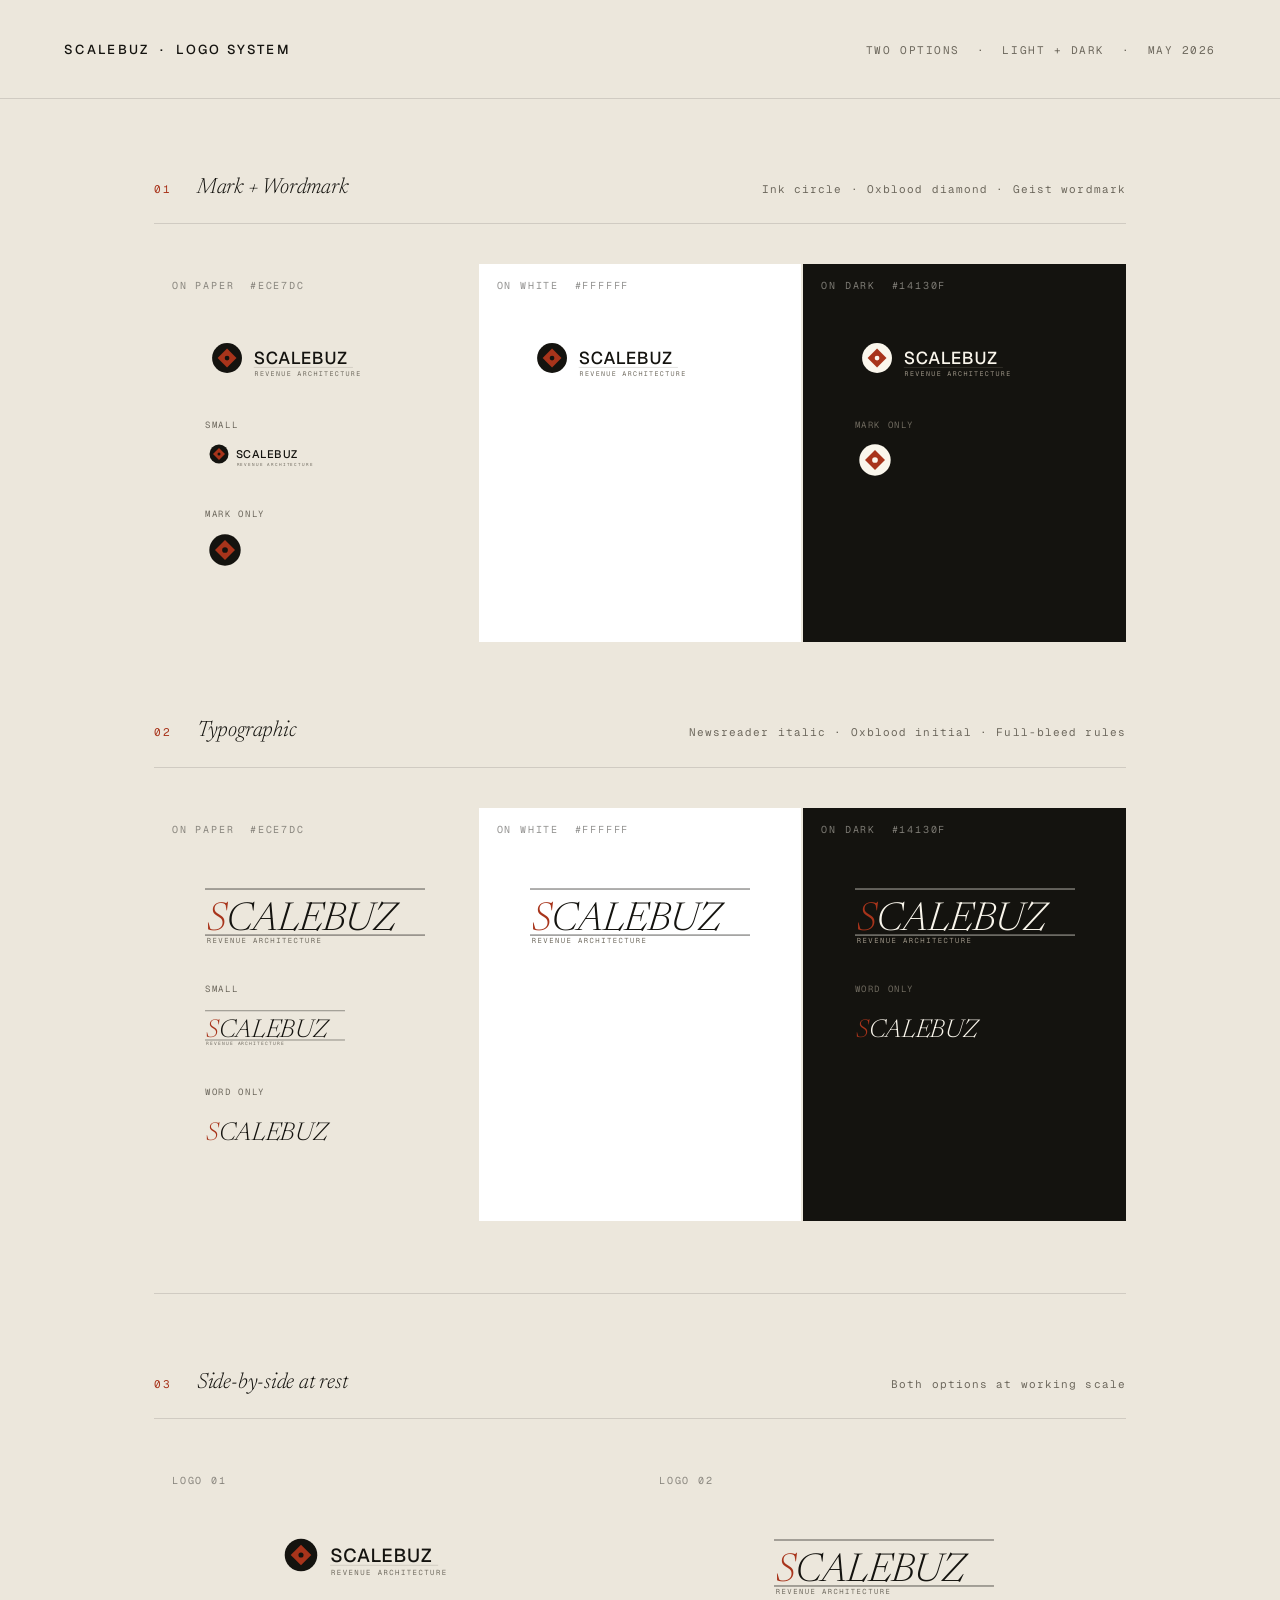
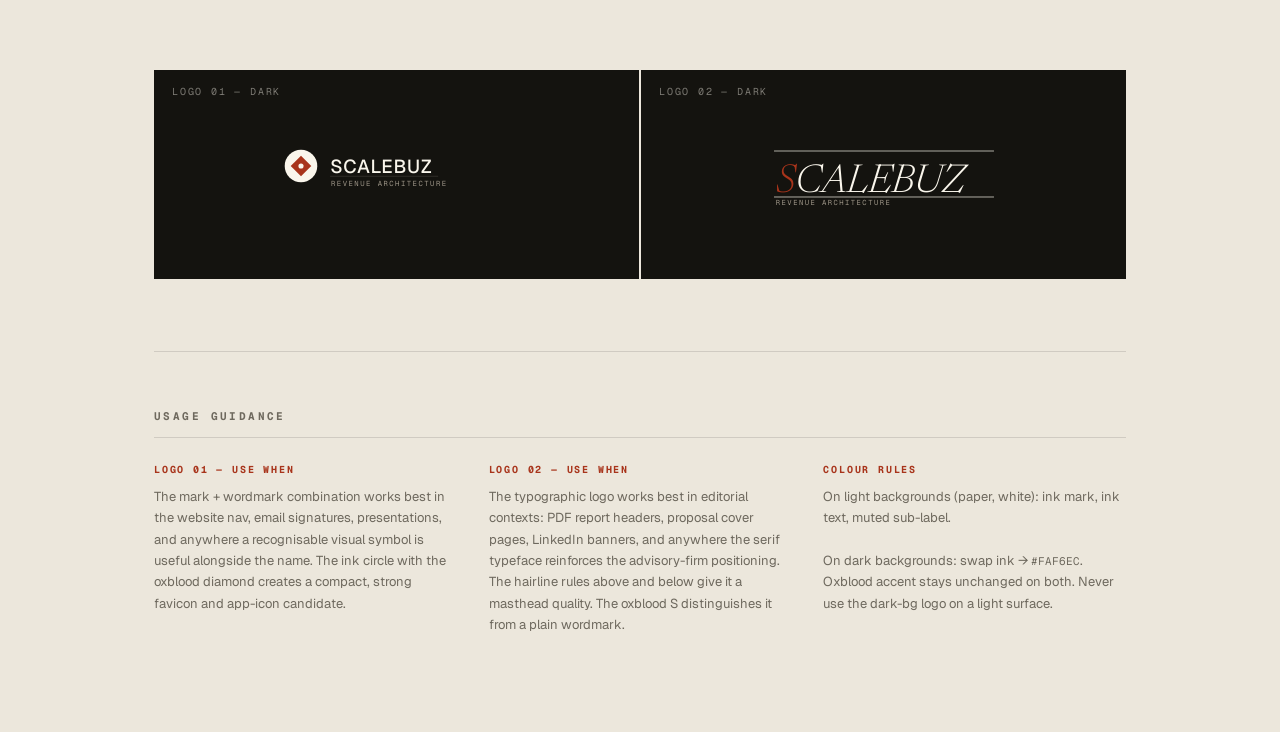
<file: logos-showcase.html>
<!doctype html>
<html lang="en">
<head>
<meta charset="utf-8">
<meta name="viewport" content="width=device-width,initial-scale=1">
<title>SCALEBUZ — Logo System</title>
<link rel="preconnect" href="https://fonts.googleapis.com">
<link rel="preconnect" href="https://fonts.gstatic.com" crossorigin>
<link href="https://fonts.googleapis.com/css2?family=Newsreader:ital,opsz,wght@0,6..72,300;0,6..72,400;1,6..72,300;1,6..72,400&family=Geist:wght@300;400;500;600&family=Geist+Mono:wght@400;500&display=swap" rel="stylesheet">
<style>

/* ── Tokens ── */
:root {
  --paper:   #ECE7DC;
  --paper-2: #F4EFE5;
  --ink:     #14130F;
  --ink-2:   #2B2823;
  --mute:    #6E695E;
  --accent:  #A8341B;
  --rule:    rgba(20,19,16,.13);

  --sans:  "Geist", -apple-system, system-ui, sans-serif;
  --mono:  "Geist Mono", "JetBrains Mono", ui-monospace, monospace;
  --serif: "Newsreader", "Iowan Old Style", Georgia, serif;
}

/* ── Dark-context override (passed into inline SVGs via CSS cascade) ── */
.on-dark {
  --logo-ink:    #FAF6EC;
  --logo-mute:   #9E9688;
  /* accent intentionally unchanged — oxblood reads on dark */
}

/* ── Base ── */
*, *::before, *::after { box-sizing: border-box; margin: 0; padding: 0; }
html, body {
  background: var(--paper);
  color: var(--ink);
  font-family: var(--sans);
  -webkit-font-smoothing: antialiased;
  text-rendering: optimizeLegibility;
}
body { font-size: 15px; line-height: 1.55; padding: 0 0 96px; }

/* ── Page header ── */
.page-header {
  border-bottom: 1px solid var(--rule);
  padding: 40px clamp(24px,5vw,72px) 38px;
  display: flex;
  align-items: baseline;
  justify-content: space-between;
  flex-wrap: wrap;
  gap: 12px;
}
.page-header h1 {
  font-family: var(--sans);
  font-weight: 500;
  font-size: 13px;
  letter-spacing: .18em;
  text-transform: uppercase;
}
.page-header p {
  font-family: var(--mono);
  font-size: 11px;
  letter-spacing: .14em;
  text-transform: uppercase;
  color: var(--mute);
}

/* ── Wrap ── */
.wrap {
  max-width: 1100px;
  margin: 0 auto;
  padding: 0 clamp(24px,5vw,72px);
}

/* ── Logo section ── */
.logo-section { padding: 72px 0 0; }
.section-header {
  display: flex;
  align-items: baseline;
  gap: 24px;
  margin-bottom: 40px;
  padding-bottom: 18px;
  border-bottom: 1px solid var(--rule);
}
.section-num {
  font-family: var(--mono);
  font-size: 11px;
  letter-spacing: .22em;
  text-transform: uppercase;
  color: var(--accent);
}
.section-title {
  font-family: var(--serif);
  font-weight: 300;
  font-style: italic;
  font-size: 22px;
  letter-spacing: -.01em;
}
.section-note {
  font-family: var(--mono);
  font-size: 11px;
  letter-spacing: .1em;
  color: var(--mute);
  margin-left: auto;
}

/* ── Swatch grid ── */
.swatch-grid {
  display: grid;
  grid-template-columns: repeat(3, 1fr);
  gap: 2px;
}
@media (max-width: 768px) {
  .swatch-grid { grid-template-columns: 1fr; }
}

/* ── Individual swatch ── */
.swatch {
  padding: clamp(40px,6vw,72px) clamp(24px,4vw,56px);
  display: flex;
  flex-direction: column;
  align-items: flex-start;
  gap: 32px;
  min-height: 200px;
  position: relative;
}
.swatch-label {
  position: absolute;
  top: 14px;
  left: 18px;
  font-family: var(--mono);
  font-size: 10px;
  letter-spacing: .18em;
  text-transform: uppercase;
  opacity: .45;
}

/* Swatch background variants */
.bg-paper  { background: #ECE7DC; }
.bg-white  { background: #FFFFFF; }
.bg-dark   { background: #14130F; }
.bg-paper  .swatch-label,
.bg-white  .swatch-label { color: #14130F; }
.bg-dark   .swatch-label { color: #FAF6EC; }

/* ── SVG logo sizing inside swatches ── */
.swatch svg {
  max-width: 100%;
  height: auto;
}
.logo-large svg  { width: 280px; }
.logo-medium svg { width: 200px; }
.logo-small svg  { width: 140px; }

/* ── Scale row (small-size test) ── */
.scale-row {
  display: flex;
  align-items: center;
  gap: 40px;
  flex-wrap: wrap;
}
.scale-item {
  display: flex;
  flex-direction: column;
  gap: 8px;
}
.scale-item span {
  font-family: var(--mono);
  font-size: 9px;
  letter-spacing: .18em;
  text-transform: uppercase;
  color: var(--mute);
}
.bg-dark .scale-item span { color: #6E695E; }

/* ── Divider ── */
.divider {
  border: 0;
  border-top: 1px solid var(--rule);
  margin: 72px 0 0;
}

/* ── Notes section ── */
.notes {
  padding: 56px 0 0;
}
.notes h3 {
  font-family: var(--mono);
  font-size: 11px;
  letter-spacing: .22em;
  text-transform: uppercase;
  color: var(--mute);
  margin-bottom: 24px;
  padding-bottom: 12px;
  border-bottom: 1px solid var(--rule);
}
.notes-grid {
  display: grid;
  grid-template-columns: repeat(3,1fr);
  gap: 32px;
}
@media (max-width: 768px) { .notes-grid { grid-template-columns: 1fr; } }
.note-item h4 {
  font-family: var(--mono);
  font-size: 10px;
  letter-spacing: .18em;
  text-transform: uppercase;
  color: var(--accent);
  margin-bottom: 8px;
}
.note-item p {
  font-size: 13px;
  line-height: 1.65;
  color: var(--mute);
}

</style>
</head>
<body>

<header class="page-header">
  <h1>SCALEBUZ &nbsp;·&nbsp; Logo System</h1>
  <p>Two options &nbsp;·&nbsp; Light + Dark &nbsp;·&nbsp; May 2026</p>
</header>

<main class="wrap">

  <!-- ═══ LOGO 1 ═══ -->
  <section class="logo-section">
    <div class="section-header">
      <span class="section-num">01</span>
      <span class="section-title">Mark + Wordmark</span>
      <span class="section-note">Ink circle · Oxblood diamond · Geist wordmark</span>
    </div>

    <div class="swatch-grid">

      <!-- Light: bone paper -->
      <div class="swatch bg-paper">
        <span class="swatch-label">On paper &nbsp;#ECE7DC</span>
        <!-- Logo v1 inline, light defaults apply -->
        <div class="logo-large">
          <svg xmlns="http://www.w3.org/2000/svg" viewBox="0 0 280 56" role="img" aria-label="SCALEBUZ">
            <style>:root{--logo-ink:#14130F;--logo-accent:#A8341B;--logo-mute:#6E695E}</style>
            <circle cx="28" cy="28" r="19" fill="var(--logo-ink)"/>
            <polygon points="28,16 40,28 28,40 16,28" fill="var(--logo-accent)"/>
            <circle cx="28" cy="28" r="3" fill="var(--logo-ink)"/>
            <text x="62" y="36" fill="var(--logo-ink)" font-family="'Geist','Inter','Helvetica Neue',system-ui,sans-serif" font-size="22" font-weight="500" letter-spacing="0.04em" text-rendering="geometricPrecision">SCALEBUZ</text>
            <line x1="62" y1="40" x2="188" y2="40" stroke="var(--logo-mute)" stroke-width="0.6" opacity="0.4"/>
            <text x="63" y="51" fill="var(--logo-mute)" font-family="'Geist Mono','JetBrains Mono',ui-monospace,monospace" font-size="8.5" font-weight="400" letter-spacing="0.2em" text-rendering="geometricPrecision">REVENUE ARCHITECTURE</text>
          </svg>
        </div>
        <!-- Scale test -->
        <div class="scale-row">
          <div class="scale-item">
            <span>Small</span>
            <svg xmlns="http://www.w3.org/2000/svg" viewBox="0 0 280 56" width="140">
              <circle cx="28" cy="28" r="19" fill="var(--logo-ink)"/>
              <polygon points="28,16 40,28 28,40 16,28" fill="var(--logo-accent)"/>
              <circle cx="28" cy="28" r="3" fill="var(--logo-ink)"/>
              <text x="62" y="36" fill="var(--logo-ink)" font-family="'Geist','Inter',system-ui,sans-serif" font-size="22" font-weight="500" letter-spacing="0.04em">SCALEBUZ</text>
              <text x="63" y="51" fill="var(--logo-mute)" font-family="'Geist Mono',ui-monospace,monospace" font-size="8.5" letter-spacing="0.2em">REVENUE ARCHITECTURE</text>
            </svg>
          </div>
          <div class="scale-item">
            <span>Mark only</span>
            <svg xmlns="http://www.w3.org/2000/svg" viewBox="0 0 56 56" width="40">
              <circle cx="28" cy="28" r="22" fill="var(--logo-ink)"/>
              <polygon points="28,14 42,28 28,42 14,28" fill="var(--logo-accent)"/>
              <circle cx="28" cy="28" r="4" fill="var(--logo-ink)"/>
            </svg>
          </div>
        </div>
      </div>

      <!-- Light: white -->
      <div class="swatch bg-white">
        <span class="swatch-label">On white &nbsp;#FFFFFF</span>
        <div class="logo-large">
          <svg xmlns="http://www.w3.org/2000/svg" viewBox="0 0 280 56" role="img" aria-label="SCALEBUZ">
            <circle cx="28" cy="28" r="19" fill="#14130F"/>
            <polygon points="28,16 40,28 28,40 16,28" fill="#A8341B"/>
            <circle cx="28" cy="28" r="3" fill="#14130F"/>
            <text x="62" y="36" fill="#14130F" font-family="'Geist','Inter','Helvetica Neue',system-ui,sans-serif" font-size="22" font-weight="500" letter-spacing="0.04em" text-rendering="geometricPrecision">SCALEBUZ</text>
            <line x1="62" y1="40" x2="188" y2="40" stroke="#6E695E" stroke-width="0.6" opacity="0.4"/>
            <text x="63" y="51" fill="#6E695E" font-family="'Geist Mono','JetBrains Mono',ui-monospace,monospace" font-size="8.5" font-weight="400" letter-spacing="0.2em" text-rendering="geometricPrecision">REVENUE ARCHITECTURE</text>
          </svg>
        </div>
      </div>

      <!-- Dark -->
      <div class="swatch bg-dark on-dark">
        <span class="swatch-label">On dark &nbsp;#14130F</span>
        <div class="logo-large">
          <svg xmlns="http://www.w3.org/2000/svg" viewBox="0 0 280 56" role="img" aria-label="SCALEBUZ">
            <circle cx="28" cy="28" r="19" fill="#FAF6EC"/>
            <polygon points="28,16 40,28 28,40 16,28" fill="#A8341B"/>
            <circle cx="28" cy="28" r="3" fill="#FAF6EC"/>
            <text x="62" y="36" fill="#FAF6EC" font-family="'Geist','Inter','Helvetica Neue',system-ui,sans-serif" font-size="22" font-weight="500" letter-spacing="0.04em" text-rendering="geometricPrecision">SCALEBUZ</text>
            <line x1="62" y1="40" x2="188" y2="40" stroke="#9E9688" stroke-width="0.6" opacity="0.4"/>
            <text x="63" y="51" fill="#9E9688" font-family="'Geist Mono','JetBrains Mono',ui-monospace,monospace" font-size="8.5" font-weight="400" letter-spacing="0.2em" text-rendering="geometricPrecision">REVENUE ARCHITECTURE</text>
          </svg>
        </div>
        <div class="scale-row">
          <div class="scale-item">
            <span style="color:#6E695E">Mark only</span>
            <svg xmlns="http://www.w3.org/2000/svg" viewBox="0 0 56 56" width="40">
              <circle cx="28" cy="28" r="22" fill="#FAF6EC"/>
              <polygon points="28,14 42,28 28,42 14,28" fill="#A8341B"/>
              <circle cx="28" cy="28" r="4" fill="#FAF6EC"/>
            </svg>
          </div>
        </div>
      </div>

    </div>
  </section>

  <!-- ═══ LOGO 2 ═══ -->
  <section class="logo-section">
    <div class="section-header">
      <span class="section-num">02</span>
      <span class="section-title">Typographic</span>
      <span class="section-note">Newsreader italic · Oxblood initial · Full-bleed rules</span>
    </div>

    <div class="swatch-grid">

      <!-- Light: bone paper -->
      <div class="swatch bg-paper">
        <span class="swatch-label">On paper &nbsp;#ECE7DC</span>
        <div class="logo-large">
          <svg xmlns="http://www.w3.org/2000/svg" viewBox="0 0 244 72" role="img" aria-label="SCALEBUZ">
            <line x1="0" y1="10" x2="244" y2="10" stroke="#14130F" stroke-width="0.75"/>
            <text x="2" y="55" font-family="'Newsreader','Iowan Old Style','Apple Garamond',Georgia,serif" font-size="44" font-weight="300" font-style="italic" letter-spacing="-0.015em" text-rendering="geometricPrecision">
              <tspan fill="#A8341B">S</tspan><tspan fill="#14130F">CALEBUZ</tspan>
            </text>
            <line x1="0" y1="61" x2="244" y2="61" stroke="#14130F" stroke-width="0.75"/>
            <text x="2" y="70" fill="#6E695E" font-family="'Geist Mono','JetBrains Mono',ui-monospace,monospace" font-size="8" font-weight="400" letter-spacing="0.2em" text-rendering="geometricPrecision">REVENUE ARCHITECTURE</text>
          </svg>
        </div>
        <!-- Small scale test -->
        <div class="scale-row">
          <div class="scale-item">
            <span>Small</span>
            <svg xmlns="http://www.w3.org/2000/svg" viewBox="0 0 244 72" width="140">
              <line x1="0" y1="10" x2="244" y2="10" stroke="#14130F" stroke-width="0.75"/>
              <text x="2" y="55" font-family="'Newsreader','Iowan Old Style',Georgia,serif" font-size="44" font-weight="300" font-style="italic" letter-spacing="-0.015em">
                <tspan fill="#A8341B">S</tspan><tspan fill="#14130F">CALEBUZ</tspan>
              </text>
              <line x1="0" y1="61" x2="244" y2="61" stroke="#14130F" stroke-width="0.75"/>
              <text x="2" y="70" fill="#6E695E" font-family="'Geist Mono',ui-monospace,monospace" font-size="8" letter-spacing="0.2em">REVENUE ARCHITECTURE</text>
            </svg>
          </div>
          <div class="scale-item">
            <span>Word only</span>
            <svg xmlns="http://www.w3.org/2000/svg" viewBox="0 0 244 72" width="140">
              <text x="2" y="55" font-family="'Newsreader','Iowan Old Style',Georgia,serif" font-size="44" font-weight="300" font-style="italic" letter-spacing="-0.015em">
                <tspan fill="#A8341B">S</tspan><tspan fill="#14130F">CALEBUZ</tspan>
              </text>
            </svg>
          </div>
        </div>
      </div>

      <!-- Light: white -->
      <div class="swatch bg-white">
        <span class="swatch-label">On white &nbsp;#FFFFFF</span>
        <div class="logo-large">
          <svg xmlns="http://www.w3.org/2000/svg" viewBox="0 0 244 72" role="img" aria-label="SCALEBUZ">
            <line x1="0" y1="10" x2="244" y2="10" stroke="#14130F" stroke-width="0.75"/>
            <text x="2" y="55" font-family="'Newsreader','Iowan Old Style','Apple Garamond',Georgia,serif" font-size="44" font-weight="300" font-style="italic" letter-spacing="-0.015em" text-rendering="geometricPrecision">
              <tspan fill="#A8341B">S</tspan><tspan fill="#14130F">CALEBUZ</tspan>
            </text>
            <line x1="0" y1="61" x2="244" y2="61" stroke="#14130F" stroke-width="0.75"/>
            <text x="2" y="70" fill="#6E695E" font-family="'Geist Mono','JetBrains Mono',ui-monospace,monospace" font-size="8" font-weight="400" letter-spacing="0.2em" text-rendering="geometricPrecision">REVENUE ARCHITECTURE</text>
          </svg>
        </div>
      </div>

      <!-- Dark -->
      <div class="swatch bg-dark on-dark">
        <span class="swatch-label">On dark &nbsp;#14130F</span>
        <div class="logo-large">
          <svg xmlns="http://www.w3.org/2000/svg" viewBox="0 0 244 72" role="img" aria-label="SCALEBUZ">
            <line x1="0" y1="10" x2="244" y2="10" stroke="#FAF6EC" stroke-width="0.75"/>
            <text x="2" y="55" font-family="'Newsreader','Iowan Old Style','Apple Garamond',Georgia,serif" font-size="44" font-weight="300" font-style="italic" letter-spacing="-0.015em" text-rendering="geometricPrecision">
              <tspan fill="#A8341B">S</tspan><tspan fill="#FAF6EC">CALEBUZ</tspan>
            </text>
            <line x1="0" y1="61" x2="244" y2="61" stroke="#FAF6EC" stroke-width="0.75"/>
            <text x="2" y="70" fill="#9E9688" font-family="'Geist Mono','JetBrains Mono',ui-monospace,monospace" font-size="8" font-weight="400" letter-spacing="0.2em" text-rendering="geometricPrecision">REVENUE ARCHITECTURE</text>
          </svg>
        </div>
        <div class="scale-row">
          <div class="scale-item">
            <span style="color:#6E695E">Word only</span>
            <svg xmlns="http://www.w3.org/2000/svg" viewBox="0 0 244 72" width="140">
              <text x="2" y="55" font-family="'Newsreader','Iowan Old Style',Georgia,serif" font-size="44" font-weight="300" font-style="italic" letter-spacing="-0.015em">
                <tspan fill="#A8341B">S</tspan><tspan fill="#FAF6EC">CALEBUZ</tspan>
              </text>
            </svg>
          </div>
        </div>
      </div>

    </div>
  </section>

  <!-- ═══ SIDE-BY-SIDE COMPARISON ═══ -->
  <hr class="divider">

  <section class="logo-section">
    <div class="section-header">
      <span class="section-num">03</span>
      <span class="section-title">Side-by-side at rest</span>
      <span class="section-note">Both options at working scale</span>
    </div>

    <div style="display:grid;grid-template-columns:1fr 1fr;gap:2px;">

      <div class="swatch bg-paper" style="align-items:center;min-height:160px;">
        <span class="swatch-label">Logo 01</span>
        <svg xmlns="http://www.w3.org/2000/svg" viewBox="0 0 280 56" width="240" role="img" aria-label="SCALEBUZ">
          <circle cx="28" cy="28" r="19" fill="#14130F"/>
          <polygon points="28,16 40,28 28,40 16,28" fill="#A8341B"/>
          <circle cx="28" cy="28" r="3" fill="#14130F"/>
          <text x="62" y="36" fill="#14130F" font-family="'Geist','Inter',system-ui,sans-serif" font-size="22" font-weight="500" letter-spacing="0.04em" text-rendering="geometricPrecision">SCALEBUZ</text>
          <line x1="62" y1="40" x2="188" y2="40" stroke="#6E695E" stroke-width="0.6" opacity="0.4"/>
          <text x="63" y="51" fill="#6E695E" font-family="'Geist Mono',ui-monospace,monospace" font-size="8.5" letter-spacing="0.2em" text-rendering="geometricPrecision">REVENUE ARCHITECTURE</text>
        </svg>
      </div>

      <div class="swatch bg-paper" style="align-items:center;min-height:160px;">
        <span class="swatch-label">Logo 02</span>
        <svg xmlns="http://www.w3.org/2000/svg" viewBox="0 0 244 72" width="220" role="img" aria-label="SCALEBUZ">
          <line x1="0" y1="10" x2="244" y2="10" stroke="#14130F" stroke-width="0.75"/>
          <text x="2" y="55" font-family="'Newsreader','Iowan Old Style',Georgia,serif" font-size="44" font-weight="300" font-style="italic" letter-spacing="-0.015em" text-rendering="geometricPrecision">
            <tspan fill="#A8341B">S</tspan><tspan fill="#14130F">CALEBUZ</tspan>
          </text>
          <line x1="0" y1="61" x2="244" y2="61" stroke="#14130F" stroke-width="0.75"/>
          <text x="2" y="70" fill="#6E695E" font-family="'Geist Mono',ui-monospace,monospace" font-size="8" letter-spacing="0.2em" text-rendering="geometricPrecision">REVENUE ARCHITECTURE</text>
        </svg>
      </div>

      <div class="swatch bg-dark on-dark" style="align-items:center;min-height:160px;">
        <span class="swatch-label">Logo 01 — Dark</span>
        <svg xmlns="http://www.w3.org/2000/svg" viewBox="0 0 280 56" width="240" role="img" aria-label="SCALEBUZ">
          <circle cx="28" cy="28" r="19" fill="#FAF6EC"/>
          <polygon points="28,16 40,28 28,40 16,28" fill="#A8341B"/>
          <circle cx="28" cy="28" r="3" fill="#FAF6EC"/>
          <text x="62" y="36" fill="#FAF6EC" font-family="'Geist','Inter',system-ui,sans-serif" font-size="22" font-weight="500" letter-spacing="0.04em" text-rendering="geometricPrecision">SCALEBUZ</text>
          <line x1="62" y1="40" x2="188" y2="40" stroke="#9E9688" stroke-width="0.6" opacity="0.4"/>
          <text x="63" y="51" fill="#9E9688" font-family="'Geist Mono',ui-monospace,monospace" font-size="8.5" letter-spacing="0.2em" text-rendering="geometricPrecision">REVENUE ARCHITECTURE</text>
        </svg>
      </div>

      <div class="swatch bg-dark on-dark" style="align-items:center;min-height:160px;">
        <span class="swatch-label">Logo 02 — Dark</span>
        <svg xmlns="http://www.w3.org/2000/svg" viewBox="0 0 244 72" width="220" role="img" aria-label="SCALEBUZ">
          <line x1="0" y1="10" x2="244" y2="10" stroke="#FAF6EC" stroke-width="0.75"/>
          <text x="2" y="55" font-family="'Newsreader','Iowan Old Style',Georgia,serif" font-size="44" font-weight="300" font-style="italic" letter-spacing="-0.015em" text-rendering="geometricPrecision">
            <tspan fill="#A8341B">S</tspan><tspan fill="#FAF6EC">CALEBUZ</tspan>
          </text>
          <line x1="0" y1="61" x2="244" y2="61" stroke="#FAF6EC" stroke-width="0.75"/>
          <text x="2" y="70" fill="#9E9688" font-family="'Geist Mono',ui-monospace,monospace" font-size="8" letter-spacing="0.2em" text-rendering="geometricPrecision">REVENUE ARCHITECTURE</text>
        </svg>
      </div>

    </div>
  </section>

  <!-- ═══ USAGE NOTES ═══ -->
  <hr class="divider">

  <section class="notes">
    <h3>Usage guidance</h3>
    <div class="notes-grid">
      <div class="note-item">
        <h4>Logo 01 — Use when</h4>
        <p>The mark + wordmark combination works best in the website nav, email signatures, presentations, and anywhere a recognisable visual symbol is useful alongside the name. The ink circle with the oxblood diamond creates a compact, strong favicon and app-icon candidate.</p>
      </div>
      <div class="note-item">
        <h4>Logo 02 — Use when</h4>
        <p>The typographic logo works best in editorial contexts: PDF report headers, proposal cover pages, LinkedIn banners, and anywhere the serif typeface reinforces the advisory-firm positioning. The hairline rules above and below give it a masthead quality. The oxblood S distinguishes it from a plain wordmark.</p>
      </div>
      <div class="note-item">
        <h4>Colour rules</h4>
        <p>On light backgrounds (paper, white): ink mark, ink text, muted sub-label.<br><br>On dark backgrounds: swap ink → <span style="font-family:'Geist Mono',monospace;font-size:11px">#FAF6EC</span>. Oxblood accent stays unchanged on both. Never use the dark-bg logo on a light surface.</p>
      </div>
    </div>
  </section>

</main>

</body>
</html>
</file>
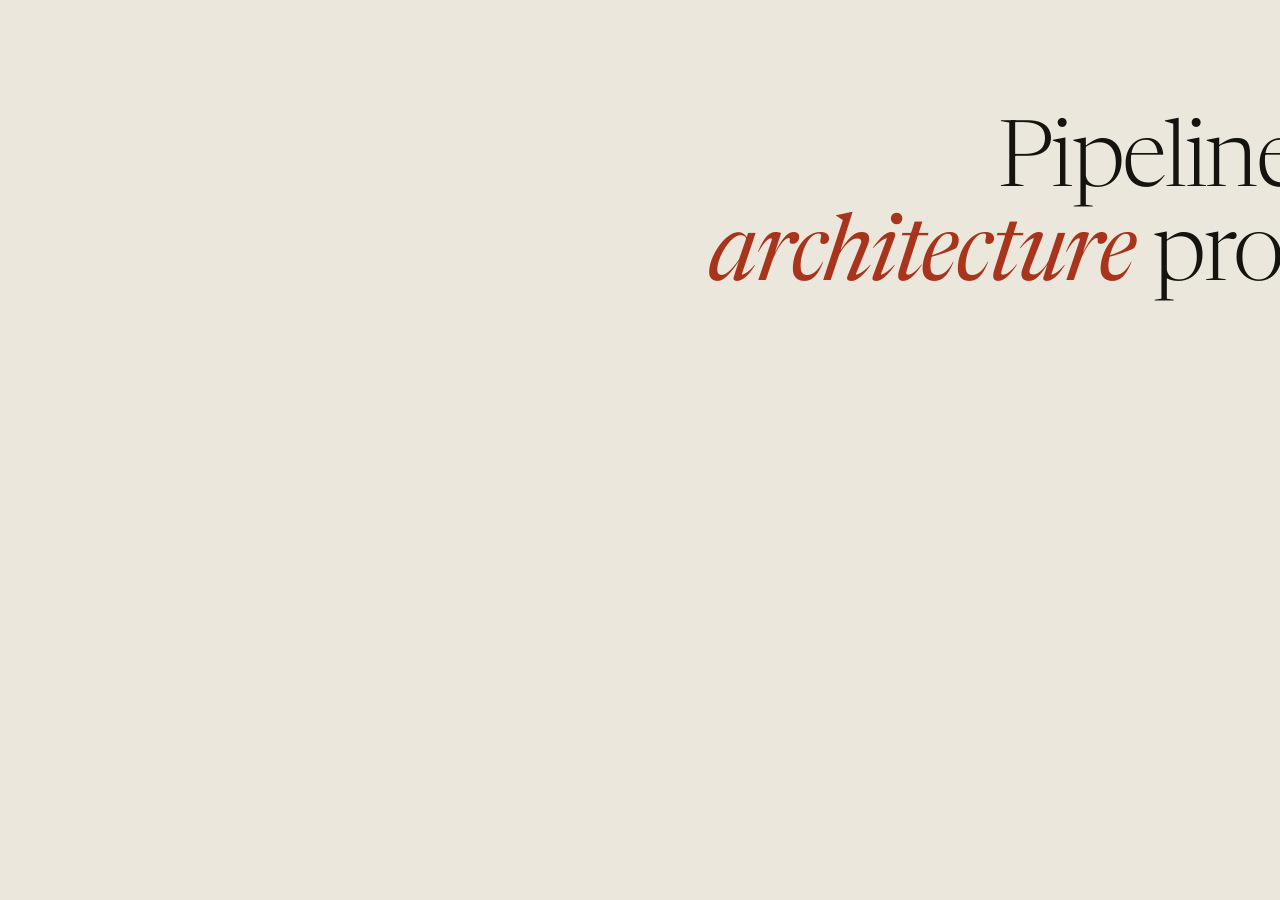
<file: assets/linkedin-cover.html>
<!doctype html>
<html lang="en">
<head>
<meta charset="utf-8" />
<title>ScaleBuz — LinkedIn Cover</title>
<link rel="preconnect" href="https://fonts.googleapis.com">
<link rel="preconnect" href="https://fonts.gstatic.com" crossorigin>
<link href="https://fonts.googleapis.com/css2?family=Newsreader:ital,opsz,wght@0,6..72,300;0,6..72,400;0,6..72,500;1,6..72,300;1,6..72,400&family=Geist:wght@300;400;500;600&family=Geist+Mono:wght@400;500&display=swap" rel="stylesheet">
<style>
  :root{
    --paper: #ECE7DC;
    --ink:   #14130F;
    --mute:  #6E695E;
    --accent:#A8341B;
    --display: "Newsreader", "Iowan Old Style", Georgia, serif;
    --sans:    "Geist", -apple-system, system-ui, sans-serif;
    --mono:    "Geist Mono", ui-monospace, monospace;
  }
  *,*::before,*::after{ box-sizing:border-box; margin:0; padding:0 }
  html,body{
    width:1584px; height:396px;
    background:var(--paper);
    font-family:var(--sans);
    -webkit-font-smoothing:antialiased;
    text-rendering:optimizeLegibility;
    overflow:hidden;
    position:relative;
  }

  /* Top-right eyebrow: oxblood diamond pip + 2-line mono caps */
  .eyebrow{
    position:absolute;
    top:60px;
    right:96px;
    display:flex;
    align-items:flex-start;
    gap:14px;
    font-family:var(--mono);
    font-size:13px;
    font-weight:500;
    letter-spacing:.22em;
    text-transform:uppercase;
    color:var(--accent);
    line-height:1.5;
  }
  .eyebrow .pip{
    width:7px; height:7px;
    background:var(--accent);
    transform:rotate(45deg);
    margin-top:6px;
    flex:0 0 auto;
  }
  .eyebrow .words{
    display:flex;
    flex-direction:column;
    text-align:left;
  }

  /* Headline — Newsreader display, right-aligned, italic+oxblood on "architecture" */
  .headline{
    position:absolute;
    top:118px;
    right:96px;
    max-width:1100px;
    font-family:var(--display);
    font-weight:300;
    font-size:92px;
    line-height:1.02;
    letter-spacing:-0.025em;
    color:var(--ink);
    text-align:right;
  }
  .headline em{
    font-style:italic;
    font-weight:400;
    color:var(--accent);
  }

  /* Bottom-right URL — mono caps, muted */
  .url{
    position:absolute;
    bottom:60px;
    right:96px;
    font-family:var(--mono);
    font-size:12px;
    font-weight:500;
    letter-spacing:.22em;
    text-transform:uppercase;
    color:var(--mute);
  }
</style>
</head>
<body>

  <div class="eyebrow">
    <span class="pip" aria-hidden="true"></span>
    <span class="words">
      <span>Revenue</span>
      <span>Architecture</span>
    </span>
  </div>

  <h1 class="headline">
    Pipeline is an<br/>
    <em>architecture</em> problem.
  </h1>

  <div class="url">scalebuz.co</div>

</body>
</html>
</file>
<file: theme.css>
/* ScaleBuz colour test | EMERALD (test)
   Only colour custom properties live here. Everything else is shared. */
:root {
  /* Neutrals: identical in both variants */
  --paper:       #F7F2E8;
  --paper-2:     #FBF8F1;
  --paper-3:     #FBF8F1;
  --nav-bg:      rgba(247,242,232,.88);
  --ink:         #14130F;
  --ink-2:       #2B2823;
  --mute:        #6E695E;
  --mute-2:      #736E62;
  --control:     #8C8678;
  --rule:        rgba(20,19,16,.10);
  --rule-strong: rgba(20,19,16,.18);
  --on-action:   #FFFFFF;

  /* Experimental variable */
  --accent:          #0B6B50;
  --action:          #0B6B50;
  --accent-on-dark:  #087F5B;
  --accent-soft:     rgba(11,107,80,.09);
  --detail:          #D4AF37;
  --detail-on-dark:  #D4AF37;
}
</file>
<file: styles.css>
/* ============================================================
   SCALEBUZ V3 | Rachit Verma, B2B Marketing & Growth Advisory
   Palette: Bone paper . Near-black ink . Oxblood accent
   Type: Newsreader . Geist . Geist Mono
   Motion: the production language, restrained. Fade and a 14px
   rise at 0.7s ease-out, ~70ms stagger, oxblood lines that draw
   once. CSS transitions only, driven by one observer in site.js.
   ============================================================ */

:root {
  /* Colour tokens live in theme.css, the only file that differs between variants */

  --display: "Newsreader", "Iowan Old Style", Georgia, serif;
  --sans:    "Geist", -apple-system, system-ui, "Segoe UI", sans-serif;
  --mono:    "Geist Mono", ui-monospace, "SFMono-Regular", monospace;

  --max:    1180px;
  --pad-x:  clamp(20px, 5vw, 56px);
  --nav-h:  72px;
  --ease:   cubic-bezier(.16,.84,.32,1);

  interpolate-size: allow-keywords;
}

*, *::before, *::after { box-sizing: border-box; margin: 0; padding: 0; }

/* No scroll-behavior here. See site.js for why. */
html { background: var(--paper); scroll-padding-top: calc(var(--nav-h) + 20px); -webkit-text-size-adjust: 100%; }
html.lock { overflow: hidden; }

body {
  background: var(--paper);
  color: var(--ink);
  font-family: var(--sans);
  font-size: 16px;
  line-height: 1.55;
  -webkit-font-smoothing: antialiased;
  text-rendering: optimizeLegibility;
  overflow-x: clip;
}

a { color: inherit; text-decoration: none; }
img { max-width: 100%; height: auto; display: block; }
ul, ol { list-style: none; }
::selection { background: var(--ink); color: var(--paper-3); }
:focus-visible { outline: 2px solid var(--accent); outline-offset: 3px; border-radius: 2px; }

.skip {
  position: absolute; left: -9999px; top: 0; z-index: 2000;
  background: var(--ink); color: var(--paper-3); padding: 12px 20px; font-size: 14px;
}
.skip:focus { left: 12px; top: 12px; }

/* ── Layout ───────────────────────────────────────────────── */
.wrap { width: 100%; max-width: var(--max); margin: 0 auto; padding-inline: var(--pad-x); }

section { padding-block: clamp(60px, 6.8vw, 96px); position: relative; }
section + section { border-top: 1px solid var(--rule); }
.s-alt  { background: var(--paper-2); }
.s-dark { background: var(--ink); color: #E8E3D7; border-top-color: var(--ink) !important; }
.s-dark + section { border-top-color: transparent; }
.s-dark .eyebrow { color: #9C958A; }
.s-dark .lede    { color: #BDB6A7; }
.s-dark h2, .s-dark h3 { color: #F2EEE4; }

/* ── Type ─────────────────────────────────────────────────── */
.eyebrow {
  font-family: var(--mono); font-size: 11px; letter-spacing: .2em;
  text-transform: uppercase; color: var(--mute);
  display: inline-flex; align-items: center; gap: 10px; margin-bottom: 22px;
}
.eyebrow::before { content: ""; width: 22px; height: 1px; background: var(--accent); flex: none; transform-origin: left; }

h1, h2, h3 { font-family: var(--display); font-weight: 400; letter-spacing: -.015em; }
h1 { font-size: clamp(40px, 6.6vw, 84px); line-height: 1.02; letter-spacing: -.032em; }
h2 { font-size: clamp(30px, 3.9vw, 48px); line-height: 1.1; letter-spacing: -.022em; }
h3 { font-size: 21px; line-height: 1.25; }

.accent { color: var(--accent); }
.lede { font-size: clamp(16px, 1.35vw, 18px); line-height: 1.65; color: var(--mute); max-width: 60ch; }
.num  { font-family: var(--mono); font-size: 11px; letter-spacing: .14em; color: var(--accent); }

.head {
  display: grid; grid-template-columns: minmax(0,1.1fr) minmax(0,.9fr);
  gap: clamp(20px, 5vw, 72px); align-items: end; margin-bottom: clamp(32px, 4vw, 52px);
}
.head h2 { max-width: 20ch; }
.head--solo { grid-template-columns: 1fr; }
.head--solo h2 { max-width: 28ch; }
.head .lede { max-width: 44ch; }

/* ── Buttons and links ────────────────────────────────────── */
.btn {
  display: inline-flex; align-items: center; justify-content: center; gap: 10px;
  min-height: 48px; padding: 14px 26px;
  font-family: var(--sans); font-size: 15px; font-weight: 500; white-space: nowrap;
  background: var(--action); color: var(--on-action); border: 1px solid var(--action);
  cursor: pointer;
  transition: background .35s var(--ease), border-color .35s var(--ease), color .35s var(--ease), transform .45s var(--ease);
}
.btn .ar { display: inline-block; transition: transform .35s var(--ease); }
.btn:hover { background: var(--ink); border-color: var(--ink); }
.btn:hover .ar { transform: translateX(4px); }
.btn:active { transform: scale(.98); }
.btn[disabled] { opacity: .45; cursor: not-allowed; }
.btn--sm { min-height: 42px; padding: 10px 18px; font-size: 14px; }
.btn--ghost { background: transparent; color: var(--ink); border-color: var(--control); }
.btn--ghost:hover { background: var(--ink); color: var(--paper-3); border-color: var(--ink); }
.s-dark .btn { background: var(--action); color: var(--on-action); border-color: var(--action); }
.s-dark .btn:hover { background: var(--paper-3); color: var(--ink); border-color: var(--paper-3); }

.link {
  position: relative; display: inline-flex; align-items: center; gap: 8px;
  padding-block: 12px; font-size: 14.5px; font-weight: 500;
  transition: color .3s var(--ease);
}
.link::before, .link::after { content: ""; position: absolute; left: 0; right: 0; bottom: 9px; height: 1px; }
.link::before { background: var(--rule-strong); }
.link::after  { background: var(--accent); transform: scaleX(0); transform-origin: left; transition: transform .45s var(--ease); }
.link:hover { color: var(--accent); }
.link:hover::after { transform: scaleX(1); }

/* ── Nav ──────────────────────────────────────────────────── */
.nav { position: fixed; top: 0; left: 0; right: 0; z-index: 1000; }
/* Blur lives on a pseudo-element: backdrop-filter on .nav itself would
   become the containing block for the fixed mobile menu panel. */
.nav::before {
  content: ""; position: absolute; inset: 0; z-index: -1;
  background: var(--nav-bg);
  -webkit-backdrop-filter: saturate(160%) blur(14px);
  backdrop-filter: saturate(160%) blur(14px);
  border-bottom: 1px solid transparent;
  transition: border-color .4s var(--ease), background .4s var(--ease);
}
.nav.scrolled::before { border-bottom-color: var(--rule); }
.nav-in {
  max-width: var(--max); margin: 0 auto; padding-inline: var(--pad-x);
  height: var(--nav-h); display: flex; align-items: center; justify-content: space-between; gap: 20px;
}
.brand { display: flex; align-items: center; gap: 12px; min-height: 44px; }
.brand svg { width: 26px; height: 26px; flex: none; transition: transform .6s var(--ease); }
.brand:hover svg { transform: rotate(90deg); }
.mark { fill: var(--accent); }
.brand-t { display: flex; flex-direction: column; line-height: 1.1; }
.brand-n { font-family: var(--display); font-size: 20px; letter-spacing: -.02em; }
.brand-s { font-family: var(--mono); font-size: 9.5px; letter-spacing: .16em; text-transform: uppercase; color: var(--mute); margin-top: 2px; }

.nav-links { display: flex; align-items: center; gap: 30px; }
.nav-links a:not(.btn) { position: relative; font-size: 14px; color: var(--mute); padding-block: 8px; transition: color .3s var(--ease); }
.nav-links a:not(.btn)::after {
  content: ""; position: absolute; left: 0; right: 0; bottom: 3px; height: 1px;
  background: var(--accent); transform: scaleX(0); transform-origin: left; transition: transform .4s var(--ease);
}
.nav-links a:not(.btn):hover { color: var(--ink); }
.nav-links a:not(.btn):hover::after { transform: scaleX(1); }

.nav-tog {
  display: none; align-items: center; gap: 10px; min-height: 44px; padding: 0 2px 0 12px;
  background: none; border: 0; cursor: pointer; color: var(--ink);
  font-family: var(--mono); font-size: 11px; letter-spacing: .18em; text-transform: uppercase;
}
.nav-tog .bars { position: relative; width: 20px; height: 10px; }
.nav-tog .bars i {
  position: absolute; left: 0; right: 0; height: 1.5px; background: currentColor;
  transition: transform .4s var(--ease), top .4s var(--ease);
}
.nav-tog .bars i:first-child { top: 0; }
.nav-tog .bars i:last-child  { top: 8.5px; }
.nav.open .nav-tog .bars i:first-child { top: 4.25px; transform: rotate(45deg); }
.nav.open .nav-tog .bars i:last-child  { top: 4.25px; transform: rotate(-45deg); }

main { padding-top: var(--nav-h); }

/* ── 01 Hero ──────────────────────────────────────────────── */
.hero { padding-block: clamp(56px, 7.6vw, 112px) clamp(40px, 4.8vw, 64px); }
.hero h1 { max-width: 15.5ch; }
.hero h1 .ln { display: block; overflow: hidden; padding-bottom: .1em; margin-bottom: -.1em; }
.hero h1 .ln > span { display: block; }
.hero .lede { margin-top: clamp(24px, 2.6vw, 34px); max-width: 50ch; font-size: clamp(17px, 1.5vw, 20px); color: var(--ink-2); }
.hero-cta { margin-top: clamp(30px, 3.4vw, 44px); display: flex; align-items: center; gap: 12px 30px; flex-wrap: wrap; }
.cred {
  position: relative; margin-top: clamp(44px, 5.4vw, 72px); padding-top: 22px;
  display: flex; flex-wrap: wrap; gap: 8px 26px;
  font-family: var(--mono); font-size: 11.5px; letter-spacing: .13em; text-transform: uppercase; color: var(--mute-2);
}
.cred::before { content: ""; position: absolute; left: 0; right: 0; top: 0; height: 1px; background: var(--rule-strong); transform-origin: left; }
.cred span { display: inline-flex; align-items: center; gap: 26px; }
.cred span::after { content: ""; width: 3px; height: 3px; border-radius: 50%; background: var(--detail); }
.cred span:last-child::after { display: none; }
.cred b { color: var(--ink-2); font-weight: 500; }

/* ── 02 Symptoms ──────────────────────────────────────────── */
.sym { border-top: 1px solid var(--rule-strong); }
/* One shared quote column sized to the longest quote, so every diagnosis gets the rest of the row */
.sym { display: grid; grid-template-columns: max-content minmax(0,1fr); column-gap: clamp(24px, 4vw, 56px); }
.sym li {
  position: relative; grid-column: 1 / -1; display: grid; grid-template-columns: subgrid;
  row-gap: 6px; align-items: baseline; padding: 18px 0; border-bottom: 1px solid var(--rule);
}
.sym li::after {
  content: ""; position: absolute; left: 0; right: 0; bottom: -1px; height: 1px;
  background: var(--accent); transform: scaleX(0); transform-origin: left; transition: transform .6s var(--ease);
}
.sym li:hover::after { transform: scaleX(1); }
.sym .q { font-family: var(--display); font-size: clamp(20px, 1.8vw, 25px); line-height: 1.25; letter-spacing: -.015em; transition: transform .45s var(--ease); }
.sym li:hover .q { transform: translateX(4px); }
.sym .a { font-size: 15.5px; line-height: 1.6; color: var(--mute); }
.sym .a b { font-weight: 500; color: var(--ink-2); }

/* ── 03 Marketing Growth System ────────────────────────────── */
.mgs { display: grid; grid-template-columns: repeat(6, minmax(0,1fr)); row-gap: 44px; }
.mgs li { position: relative; padding: 38px clamp(10px, 1.4vw, 22px) 0 0; }
.mgs li::after, .mgs li::before { content: ""; position: absolute; left: 0; right: 0; top: 4px; height: 1px; }
.mgs li::after  { background: var(--rule-strong); }
.mgs li::before { background: var(--accent); transform-origin: left; z-index: 1; }
.mgs .dot {
  position: absolute; left: 0; top: 0; z-index: 2; width: 9px; height: 9px;
  border: 1px solid var(--accent); background: var(--paper); transform: rotate(45deg);
}
.mgs .num { display: block; }
.mgs h3 { margin: 8px 0 8px; font-size: clamp(21px, 2vw, 27px); letter-spacing: -.02em; transition: color .35s var(--ease); }
.mgs p { font-size: 15px; line-height: 1.5; color: var(--mute); max-width: 17ch; }
.mgs li:hover h3 { color: var(--accent); }

.constraint-row {
  margin-top: clamp(48px, 5.6vw, 76px); display: grid; grid-template-columns: minmax(0,1fr) minmax(0,320px);
  gap: 24px clamp(24px, 5vw, 72px); align-items: end;
}
.constraint { --cd: 1.3s; font-family: var(--display); font-size: clamp(36px, 5.6vw, 70px); line-height: 1.04; letter-spacing: -.032em; }
.constraint span { display: block; width: fit-content; }
.constraint .c2 { color: var(--accent); }
.constraint .c2::after { content: ""; display: block; height: 2px; margin-top: .1em; background: var(--accent); transform-origin: left; }
.constraint-note { font-size: 15px; line-height: 1.6; color: var(--mute); max-width: 34ch; }

/* ── 04 Selected work ─────────────────────────────────────── */
.cases { border-top: 1px solid var(--rule-strong); }
.case, .more { border-bottom: 1px solid var(--rule); }
.case > summary, .more > summary { list-style: none; cursor: pointer; }
.case > summary::-webkit-details-marker, .more > summary::-webkit-details-marker { display: none; }

.case > summary {
  position: relative; display: grid; grid-template-columns: 150px minmax(0,1fr) 28px;
  gap: 10px clamp(14px, 2.4vw, 32px); align-items: start; padding: 26px 0;
}
.case > summary::before {
  content: ""; position: absolute; left: 0; right: 0; top: -1px; height: 1px;
  background: var(--accent); transform: scaleX(0); transform-origin: left; transition: transform .6s var(--ease);
}
.case > summary:hover::before, .case[open] > summary::before { transform: scaleX(1); }

.mech {
  display: inline-flex; align-items: center; gap: 10px; padding-top: 6px; white-space: nowrap;
  font-family: var(--mono); font-size: 10.5px; letter-spacing: .18em; text-transform: uppercase; color: var(--accent);
}
.mech::before {
  content: ""; width: 7px; height: 7px; flex: none; border: 1px solid var(--accent);
  transform: rotate(45deg); transition: background .3s var(--ease);
}
.case > summary:hover .mech::before, .case[open] .mech::before { background: var(--accent); }

.case .co { display: block; font-family: var(--mono); font-size: 10.5px; letter-spacing: .14em; text-transform: uppercase; color: var(--mute-2); }
.case .ct {
  display: block; margin-top: 6px; max-width: 34ch;
  font-family: var(--display); font-size: clamp(21px, 2vw, 25px); line-height: 1.25; letter-spacing: -.018em;
  transition: transform .45s var(--ease), color .3s var(--ease);
}
.case > summary:hover .ct { transform: translateX(4px); }
.case .cstats { display: flex; flex-wrap: wrap; gap: 6px 22px; margin-top: 12px; font-family: var(--mono); font-size: 12.5px; }
.case .cstats span { color: var(--mute); }
.case .cstats b { color: var(--accent); font-weight: 500; }

.tog { position: relative; width: 28px; height: 28px; justify-self: end; margin-top: 2px; }
.tog::before, .tog::after {
  content: ""; position: absolute; left: 50%; top: 50%; width: 12px; height: 1.5px; margin: -.75px 0 0 -6px;
  background: var(--ink-2); transition: transform .4s var(--ease), background .3s var(--ease);
}
.tog::after { transform: rotate(90deg); }
details[open] > summary .tog::after { transform: rotate(0deg); }
details[open] > summary .tog::before, details[open] > summary .tog::after { background: var(--accent); }

/* Native accordion motion where supported; elsewhere it simply opens. */
details::details-content {
  block-size: 0; overflow: clip;
  transition: block-size .55s var(--ease), content-visibility .55s allow-discrete;
}
details[open]::details-content { block-size: auto; }

.case-body {
  margin-left: calc(150px + clamp(14px, 2.4vw, 32px));
  padding: 2px 0 40px;
  display: grid; grid-template-columns: repeat(2, minmax(0,1fr)); gap: 28px clamp(28px, 4vw, 56px);
}
.case-body h4 { font-family: var(--mono); font-size: 10px; letter-spacing: .17em; text-transform: uppercase; color: var(--accent); margin-bottom: 10px; font-weight: 500; }
.case-body p { font-size: 15.5px; line-height: 1.66; color: var(--mute); }
.case-body p + h4 { margin-top: 26px; }
.case-body li { position: relative; padding-left: 20px; margin-bottom: 9px; font-size: 15px; line-height: 1.58; color: var(--mute); }
.case-body li::before { content: ""; position: absolute; left: 0; top: .8em; width: 9px; height: 1px; background: var(--accent); }
.case-body .lesson { grid-column: 1 / -1; padding-left: clamp(18px, 2.5vw, 28px); border-left: 2px solid var(--accent); }
.case-body .lesson p { font-family: var(--display); font-size: clamp(18px, 1.9vw, 22px); line-height: 1.44; color: var(--ink); max-width: 62ch; }

.more > summary { display: flex; align-items: center; justify-content: space-between; gap: 16px; padding: 24px 0; }
.more-l { display: flex; flex-wrap: wrap; align-items: baseline; gap: 4px 16px; }
.more-l b { font-weight: 500; font-size: 15.5px; transition: color .3s var(--ease); }
.more-l small { font-family: var(--mono); font-size: 10.5px; letter-spacing: .15em; text-transform: uppercase; color: var(--mute-2); }
.more > summary:hover .more-l b { color: var(--accent); }
.more-body { border-top: 1px solid var(--rule); }
.more-body .case:last-child { border-bottom: 0; }

/* ── 05 Point of view ─────────────────────────────────────── */
.pov { display: grid; grid-template-columns: repeat(2, minmax(0,1fr)); column-gap: clamp(32px, 5vw, 80px); border-top: 1px solid var(--rule-strong); }
.pov li { display: grid; grid-template-columns: 36px minmax(0,1fr); gap: 12px; padding: 24px 0; border-bottom: 1px solid var(--rule); }
.pov .num { padding-top: 7px; }
.pov h3 { font-size: clamp(20px, 1.8vw, 23px); transition: color .35s var(--ease); }
.pov p { margin-top: 7px; font-size: 15px; line-height: 1.6; color: var(--mute); }
.pov li:hover h3 { color: var(--accent); }

/* ── 06 How I work ────────────────────────────────────────── */
.steps { display: grid; grid-template-columns: repeat(6, minmax(0,1fr)); gap: 32px clamp(16px, 2.4vw, 32px); }
.steps li { position: relative; padding-top: 22px; }
.steps li::after, .steps li::before { content: ""; position: absolute; left: 0; right: 0; top: 0; }
.steps li::after  { height: 1px; background: var(--rule-strong); }
.steps li::before { height: 2px; top: -.5px; background: var(--accent); transform-origin: left; z-index: 1; }
.steps h3 { margin: 10px 0 9px; font-size: clamp(23px, 2.2vw, 27px); }
.steps p { font-size: 15px; line-height: 1.6; color: var(--mute); }

/* ── 07 Operator ──────────────────────────────────────────── */
.op { display: grid; grid-template-columns: minmax(0,250px) minmax(0,1fr); gap: 32px clamp(32px, 6vw, 96px); align-items: start; }
.profile { position: sticky; top: calc(var(--nav-h) + 36px); }
.avatar { position: relative; width: 120px; height: 120px; flex: none; }
.avatar img {
  width: 100%; height: 100%; border-radius: 50%; object-fit: cover;
  filter: grayscale(1) contrast(1.05) sepia(.12);
}
.avatar::after {
  content: ""; position: absolute; inset: -6px; border-radius: 50%;
  border: 1px solid var(--detail); opacity: .55;
}
.who { margin-top: 20px; }
.who-n { font-family: var(--display); font-size: 23px; letter-spacing: -.018em; line-height: 1.2; }
.who-r { margin-top: 5px; font-family: var(--mono); font-size: 10.5px; letter-spacing: .14em; text-transform: uppercase; color: var(--mute); line-height: 1.7; }
.who .link { margin-top: 6px; }
.op-body h2 { max-width: 18ch; }
.op-body p:not([class]) { margin-top: 20px; font-size: 16.5px; line-height: 1.68; color: var(--ink-2); max-width: 60ch; }
.creds {
  margin-top: 30px; padding-top: 20px; border-top: 1px solid var(--rule); max-width: 64ch;
  font-family: var(--mono); font-size: 10.5px; letter-spacing: .1em; text-transform: uppercase; color: var(--mute-2); line-height: 1.95;
}

/* ── 08 Experience ────────────────────────────────────────── */
.cos { display: grid; grid-template-columns: repeat(4, minmax(0,1fr)); column-gap: clamp(20px, 3vw, 40px); }
.cos li {
  position: relative; padding: 20px 0 32px; border-top: 1px solid var(--rule-strong);
  font-family: var(--display); font-size: clamp(20px, 2vw, 26px); line-height: 1.2; letter-spacing: -.018em;
  transition: color .35s var(--ease);
}
.cos li::before {
  content: ""; position: absolute; left: 0; right: 0; top: -1px; height: 1px;
  background: var(--accent); transform: scaleX(0); transform-origin: left; transition: transform .6s var(--ease);
}
.cos li:hover { color: var(--accent); }
.cos li:hover::before { transform: scaleX(1); }

/* ── 09 Diagnostic ────────────────────────────────────────── */
.offer { display: grid; grid-template-columns: minmax(0,1fr) minmax(0,1.05fr); gap: 36px clamp(32px, 6vw, 96px); align-items: start; }
.offer h2 { max-width: 13ch; }
.offer .big { margin-top: 22px; font-family: var(--display); font-size: clamp(24px, 2.5vw, 31px); line-height: 1.28; letter-spacing: -.015em; color: #F2EEE4; max-width: 22ch; }
.offer .big em { font-style: normal; color: var(--accent-on-dark); }
.dsteps { border-top: 1px solid rgba(232,227,215,.16); }
.dsteps li { display: grid; grid-template-columns: 40px 1fr; gap: 14px; padding: 20px 0; border-bottom: 1px solid rgba(232,227,215,.16); }
.dsteps .num { color: var(--detail-on-dark); padding-top: 4px; }
.dsteps strong { display: block; margin-bottom: 4px; font-weight: 500; font-size: 16.5px; color: #F2EEE4; }
.dsteps p { font-size: 15px; line-height: 1.6; color: #ADA697; }
.reversal { margin-top: 26px; font-size: 15px; line-height: 1.68; color: #ADA697; max-width: 58ch; }
.reversal b { display: block; margin-bottom: 6px; font-weight: 500; color: #F2EEE4; }
.offer .btn { margin-top: 30px; }

/* ── 10 Final CTA ─────────────────────────────────────────── */
.final { text-align: center; padding-block: clamp(72px, 8.4vw, 124px); }
.final .eyebrow { justify-content: center; }
.final h2 { max-width: 16ch; margin: 0 auto; font-size: clamp(34px, 5.2vw, 64px); line-height: 1.06; letter-spacing: -.03em; }
.final .lede { margin: 24px auto 0; max-width: 46ch; }
.final .btn { margin-top: 36px; padding: 17px 32px; font-size: 16px; }
.final .note { margin-top: 20px; font-size: 14px; color: var(--mute-2); }

/* ── Footer ───────────────────────────────────────────────── */
.foot { background: var(--ink); color: #9C958A; padding-block: 54px 40px; }
.foot-in { display: flex; justify-content: space-between; align-items: flex-start; gap: 32px; flex-wrap: wrap; }
.foot .brand-n { color: #E8E3D7; }
.foot .brand-s { color: #8F897C; }
.foot-who { margin-top: 16px; font-size: 14px; line-height: 1.7; max-width: 40ch; }
.foot-who b { display: block; color: #E8E3D7; font-weight: 500; }
.foot-links { display: flex; gap: 4px 26px; font-size: 14px; flex-wrap: wrap; }
.foot-links a { padding-block: 12px; transition: color .3s var(--ease), transform .35s var(--ease); display: inline-block; }
.foot-links a:hover { color: #E8E3D7; transform: translateX(2px); }
.foot-base {
  margin-top: 40px; padding-top: 22px; border-top: 1px solid rgba(232,227,215,.12);
  display: flex; justify-content: space-between; gap: 18px; flex-wrap: wrap;
  font-family: var(--mono); font-size: 10.5px; letter-spacing: .13em; text-transform: uppercase; color: #8F897C;
}

/* ============================================================
   MOTION
   Hidden states exist only under html.js, and html.js is removed
   by a head fallback if site.js never runs. Nothing can get stuck.
   ============================================================ */
@keyframes rise   { from { opacity: 0; transform: translate3d(0,16px,0); } to { opacity: 1; transform: none; } }
@keyframes lineup { from { transform: translate3d(0,108%,0); } to { transform: none; } }
@keyframes draw   { from { transform: scaleX(0); } to { transform: scaleX(1); } }

/* Hero: runs on load, not on scroll */
.js .hero-in { animation: rise .9s var(--ease) both; animation-delay: calc(var(--i, 0) * 110ms + 140ms); }
.js .hero h1 .ln > span { animation: lineup 1.05s var(--ease) both; animation-delay: calc(var(--i, 0) * 130ms + 60ms); }
.js .hero .eyebrow::before { animation: draw .9s var(--ease) .1s both; }
.js .hero .cred::before { animation: draw 1.5s var(--ease) .75s both; }

/* Generic scroll reveal */
.js .rv { opacity: 0; transform: translate3d(0,14px,0); }
.js .rv.in {
  opacity: 1; transform: none;
  transition: opacity .7s var(--ease), transform .7s var(--ease);
  transition-delay: calc(var(--i, 0) * 70ms);
}
.js .rv .eyebrow::before { transform: scaleX(0); }
.js .rv.in .eyebrow::before { transform: scaleX(1); transition: transform .8s var(--ease) .15s; }

/* Marketing Growth System: the six arrive in sequence, the line runs through them */
.js .mgs.rv, .js .constraint.rv { opacity: 1; transform: none; }
.js .mgs li::before { transform: scaleX(0); }
.js .mgs.in li::before { transform: scaleX(1); transition: transform .5s cubic-bezier(.45,0,.2,1) calc(var(--i) * 170ms + 260ms); }
.js .mgs li > :not(.dot) { opacity: 0; transform: translate3d(0,12px,0); }
.js .mgs.in li > :not(.dot) {
  opacity: 1; transform: none;
  transition: opacity .7s var(--ease), transform .7s var(--ease);
  transition-delay: calc(var(--i) * 170ms + 160ms);
}
.js .mgs.in .dot { background: var(--accent); transition: background .3s var(--ease) calc(var(--i) * 170ms + 140ms); }

.js .constraint span { opacity: 0; transform: translate3d(0,.3em,0); }
.js .constraint.in span { opacity: 1; transform: none; transition: opacity .8s var(--ease), transform .9s var(--ease); }
.js .constraint.in .c1 { transition-delay: var(--cd); }
.js .constraint.in .c2 { transition-delay: calc(var(--cd) + .45s); }
.js .constraint .c2::after { transform: scaleX(0); }
.js .constraint.in .c2::after { transform: scaleX(1); transition: transform 1s var(--ease) calc(var(--cd) + 1s); }

/* How I work: each step's rule draws as it arrives */
.js .steps li::before { transform: scaleX(0); }
.js .steps li.in::before { transform: scaleX(1); transition: transform 1s var(--ease) calc(var(--i) * 110ms + 200ms); }

/* Founder ring settles in */
.js .profile .avatar::after { opacity: 0; transform: scale(.9); }
.js .profile.in .avatar::after { opacity: .55; transform: none; transition: opacity .9s var(--ease) .3s, transform 1.1s var(--ease) .3s; }

@media (prefers-reduced-motion: reduce) {
  *, *::before, *::after { animation: none !important; transition: none !important; }
  .js .rv, .js .rv *, .js .rv::before, .js .rv *::before, .js .rv *::after,
  .js .mgs li::before, .js .steps li::before, .js .hero h1 .ln > span, .js .hero-in {
    opacity: 1 !important; transform: none !important;
  }
}

@media print {
  .nav { position: absolute; }
  .js .rv, .js .rv *, .js .rv *::before, .js .rv *::after { opacity: 1 !important; transform: none !important; }
}

/* ============================================================
   APPLICATION PAGE: two-step diagnostic
   ============================================================ */
.app { padding-block: clamp(44px, 6vw, 84px) clamp(64px, 8vw, 110px); }
.app-grid { display: grid; grid-template-columns: minmax(0,1fr) minmax(0,330px); gap: clamp(34px, 5vw, 76px); align-items: start; }
.app h1 { font-size: clamp(34px, 4.4vw, 52px); max-width: 17ch; line-height: 1.06; }
.app .lede { margin-top: 20px; max-width: 50ch; }

.stepbar { display: flex; gap: 10px 26px; margin: 30px 0; flex-wrap: wrap; font-family: var(--mono); font-size: 11px; letter-spacing: .15em; text-transform: uppercase; color: var(--mute-2); }
.stepbar span { display: inline-flex; align-items: center; gap: 9px; }
.stepbar span::before { content: ""; width: 6px; height: 6px; background: var(--rule-strong); flex: none; }
.stepbar .on { color: var(--accent); }
.stepbar .on::before { background: var(--accent); }

.form-panel { max-width: 760px; }
.field { margin-bottom: 22px; }
.field > label, .fieldset-l { display: block; margin-bottom: 10px; font-family: var(--mono); font-size: 10.5px; letter-spacing: .15em; text-transform: uppercase; color: var(--mute); }
.field input, .field textarea, .field select {
  width: 100%; min-height: 50px; padding: 13px 16px;
  font-family: var(--sans); font-size: 16px; color: var(--ink);
  background: var(--paper-3); border: 1px solid var(--control); border-radius: 0;
  -webkit-appearance: none; appearance: none; transition: border-color .25s var(--ease);
}
.field select { background-image: linear-gradient(45deg, transparent 50%, var(--mute) 50%), linear-gradient(135deg, var(--mute) 50%, transparent 50%); background-position: calc(100% - 20px) 22px, calc(100% - 14px) 22px; background-size: 6px 6px, 6px 6px; background-repeat: no-repeat; }
.field textarea { min-height: 108px; resize: vertical; line-height: 1.6; }
.field input:focus, .field textarea:focus, .field select:focus { outline: none; border-color: var(--accent); }
.field .err { display: none; margin-top: 8px; font-size: 13px; color: var(--accent); font-family: var(--mono); letter-spacing: .04em; }
.field.bad input, .field.bad textarea { border-color: var(--accent); }
.field.bad .chips { outline: 1px solid var(--accent); outline-offset: 8px; }
.field.bad .err { display: block; }
.field .hint { margin-top: 8px; font-size: 13.5px; color: var(--mute-2); }

.chips { display: flex; flex-wrap: wrap; gap: 9px; }
.chip { position: relative; display: inline-block; }
.chip input { position: absolute; opacity: 0; width: 0; height: 0; }
.chip span {
  display: inline-flex; align-items: center; min-height: 44px; padding: 10px 15px; cursor: pointer;
  font-family: var(--mono); font-size: 12.5px; letter-spacing: .03em; color: var(--mute);
  border: 1px solid var(--control); background: var(--paper-3);
  transition: border-color .25s var(--ease), color .25s var(--ease), background .25s var(--ease);
}
.chip span:hover { border-color: var(--mute-2); color: var(--ink-2); }
.chip input:checked + span { border-color: var(--accent); color: var(--accent); background: var(--accent-soft); }
.chip input:focus-visible + span { outline: 2px solid var(--accent); outline-offset: 3px; }

.form-foot { margin-top: 30px; display: flex; align-items: center; gap: 20px; flex-wrap: wrap; }
.form-status { font-size: 14.5px; color: var(--mute); }
.form-status.bad { color: var(--accent); }

.aside-note { background: var(--paper-3); border: 1px solid var(--rule-strong); padding: 28px 26px 30px; }
.aside-note h3 { font-size: 21px; margin-bottom: 12px; }
.aside-note p { font-size: 14.5px; line-height: 1.65; color: var(--mute); }
.aside-note p + p { margin-top: 12px; }
.aside-note .rule { margin: 22px 0; height: 1px; background: var(--rule); }

.booked h2 { max-width: 19ch; }
.cal-frame { margin-top: 26px; border: 1px solid var(--rule-strong); background: var(--paper-3); }
.cal-frame iframe { width: 100%; height: 720px; border: 0; display: block; }
.cal-alt { margin-top: 12px; font-size: 14px; color: var(--mute); }
.after-book { margin-top: clamp(44px, 5vw, 68px); padding-top: clamp(36px, 4vw, 52px); border-top: 1px solid var(--rule-strong); }
.after-book h2 { font-size: clamp(25px, 3vw, 34px); max-width: 22ch; }
.two-col { display: grid; grid-template-columns: repeat(2, minmax(0,1fr)); gap: 0 clamp(24px, 3vw, 40px); }
.two-col .full { grid-column: 1 / -1; }

/* ============================================================
   RESPONSIVE: 1080 / 860 / 560
   Mobile is its own composition, not the desktop stacked.
   ============================================================ */
@media (max-width: 1080px) {
  .mgs { grid-template-columns: repeat(3, minmax(0,1fr)); }
  .cos { grid-template-columns: repeat(3, minmax(0,1fr)); }
  .steps { grid-template-columns: repeat(3, minmax(0,1fr)); }
  .case > summary { grid-template-columns: 130px minmax(0,1fr) 28px; }
  .case-body { margin-left: calc(130px + clamp(14px, 2.4vw, 32px)); }
}

@media (max-width: 860px) {
  :root { --nav-h: 64px; }

  /* Menu becomes a full-height sheet */
  .nav-tog { display: inline-flex; }
  .nav.open::before { background: var(--paper); }
  .nav-links {
    position: fixed; left: 0; right: 0; top: var(--nav-h); height: calc(100dvh - var(--nav-h));
    flex-direction: column; align-items: stretch; gap: 0;
    padding: 8px var(--pad-x) 32px; background: var(--paper); border-top: 1px solid var(--rule);
    visibility: hidden; opacity: 0; transition: opacity .3s var(--ease), visibility 0s linear .3s;
  }
  .nav.open .nav-links { visibility: visible; opacity: 1; transition: opacity .3s var(--ease); }
  .nav-links a:not(.btn) {
    padding: 18px 0; border-bottom: 1px solid var(--rule);
    font-family: var(--display); font-size: 30px; letter-spacing: -.02em; color: var(--ink);
    opacity: 0; transform: translate3d(0,10px,0);
  }
  .nav-links a:not(.btn)::after { display: none; }
  .nav-links .btn { margin-top: 28px; min-height: 54px; font-size: 15px; opacity: 0; transform: translate3d(0,10px,0); }
  .nav.open .nav-links a {
    opacity: 1; transform: none;
    transition: opacity .5s var(--ease), transform .6s var(--ease), background .35s var(--ease);
    transition-delay: calc(var(--i, 0) * 55ms + 60ms);
  }

  .head, .offer, .app-grid, .constraint-row { grid-template-columns: 1fr; }
  .head { align-items: start; gap: 16px; }

  /* The six become a vertical sequence; the line runs down, not across */
  .mgs { grid-template-columns: 1fr; row-gap: 0; }
  .mgs li { display: flex; flex-wrap: wrap; align-items: baseline; column-gap: 14px; padding: 0 0 26px 34px; }
  .mgs li::after, .mgs li::before { left: 4px; right: auto; top: 8px; bottom: 0; width: 1px; height: auto; }
  .mgs li:last-child { padding-bottom: 0; }
  .mgs li:last-child::after, .mgs li:last-child::before { display: none; }
  .js .mgs li::before { transform: scaleY(0); transform-origin: top; }
  .js .mgs.in li::before { transform: scaleY(1); }
  .mgs .dot { top: 4px; }
  .mgs h3 { margin: 0; font-size: 25px; }
  .mgs p { flex-basis: 100%; max-width: none; margin-top: 3px; }
  .constraint { --cd: .15s; }

  .case > summary { grid-template-columns: minmax(0,1fr) 28px; padding: 22px 0; }
  .case .mech { grid-column: 1; grid-row: 1; padding-top: 0; }
  .case-main { grid-column: 1; grid-row: 2; }
  .case .tog { grid-column: 2; grid-row: 1 / span 2; }
  .case-body { margin-left: 0; grid-template-columns: 1fr; gap: 26px; }

  .pov { grid-template-columns: 1fr; }
  .op { grid-template-columns: 1fr; }
  .profile { position: static; display: flex; align-items: center; gap: 20px; }
  .avatar { width: 92px; height: 92px; }
  .who { margin-top: 0; }
  .cal-frame iframe { height: 860px; }
}

@media (max-width: 560px) {
  .hero { padding-block: 44px 40px; }
  .hero h1 { max-width: none; }
  .hero-cta .btn { width: 100%; }
  .cred { margin-top: 48px; gap: 6px 16px; font-size: 10.5px; }
  .cred span { gap: 16px; }
  .brand-s { display: none; }

  .sym { grid-template-columns: 1fr; }
  .sym li { grid-template-columns: 1fr; padding: 18px 0; }
  .constraint { font-size: clamp(34px, 10.4vw, 44px); }
  .steps { grid-template-columns: repeat(2, minmax(0,1fr)); gap: 28px 18px; }
  .cos { grid-template-columns: repeat(2, minmax(0,1fr)); column-gap: 18px; }
  .cos li { font-size: 20px; padding: 16px 0 22px; }
  .case .cstats { gap: 4px 16px; font-size: 12px; }
  .avatar { width: 84px; height: 84px; }
  .offer .btn, .final .btn, .form-foot .btn { width: 100%; }
  .final { text-align: left; }
  .final .eyebrow { justify-content: flex-start; }
  .final h2, .final .lede { margin-left: 0; }
  .foot-in { flex-direction: column; gap: 22px; }
  .two-col { grid-template-columns: 1fr; }
  .chip span { font-size: 12px; padding: 9px 12px; }
  .cal-frame iframe { height: 980px; }
}
</file>
